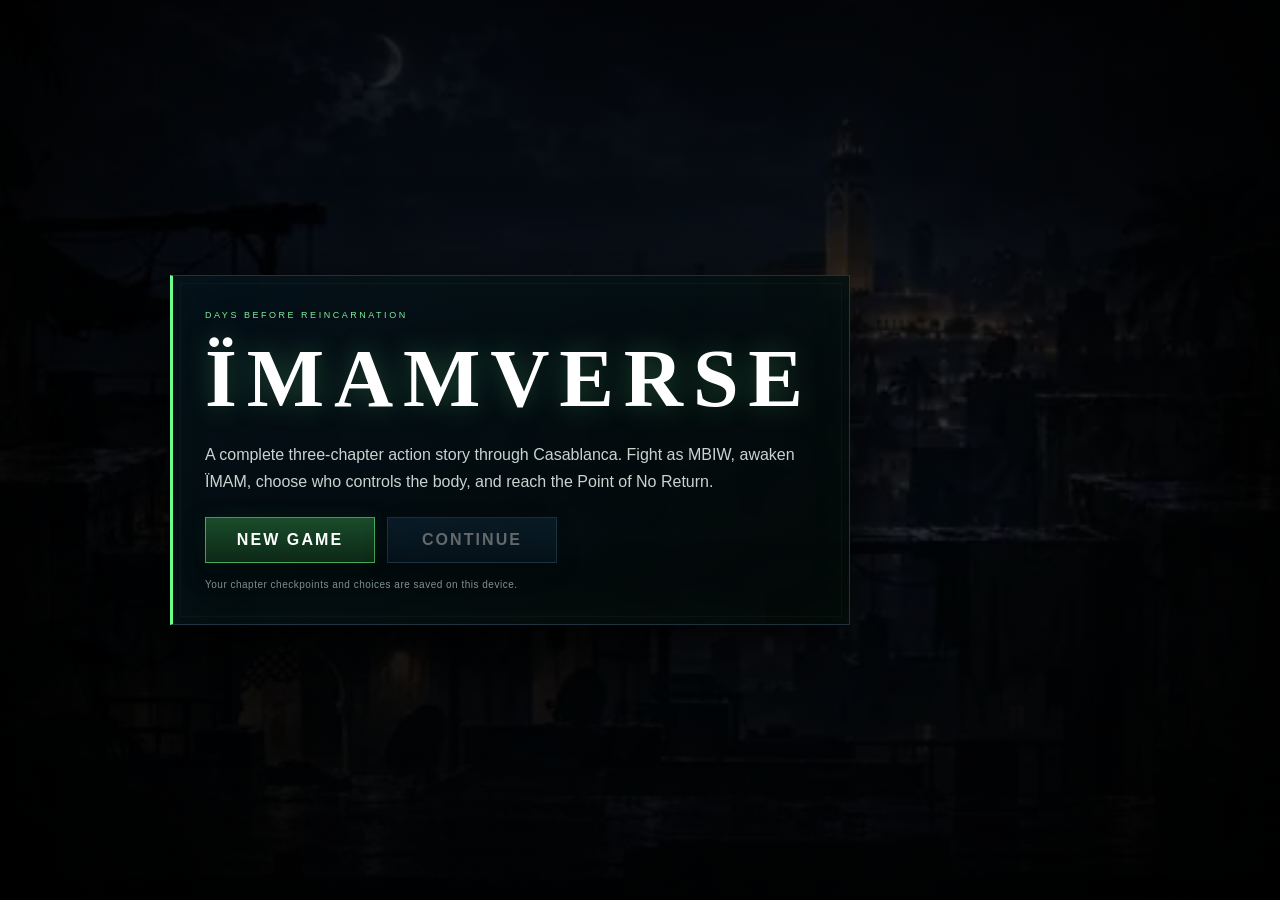
<file: game/index.html>
<!doctype html>
<html lang="en">
<head>
<meta charset="utf-8">
<meta name="viewport" content="width=device-width,initial-scale=1,viewport-fit=cover">
<title>ÏMAMVERSE — Days Before Reincarnation</title>
<style>
*{box-sizing:border-box}html,body{margin:0;height:100%;overflow:hidden;background:#020609;color:#fff;font-family:Arial,sans-serif}
body:after{content:"";position:fixed;inset:0;pointer-events:none;z-index:50;background:repeating-linear-gradient(0deg,transparent 0 3px,#ffffff05 4px);mix-blend-mode:soft-light;opacity:.38}
button{font:inherit}canvas{width:100%;height:100%;display:block}
.ui{position:fixed;inset:0;pointer-events:none;opacity:1;transition:opacity .28s ease}body.cinematicMode .ui{opacity:0}
.top{display:flex;justify-content:space-between;gap:18px;padding:16px 18px;filter:drop-shadow(0 8px 18px #000)}
.brandWrap{padding:10px 13px 9px;border-left:3px solid #64ff87;background:linear-gradient(90deg,#06110ee8,#06110e77,transparent);min-width:240px}
.brand{font:700 22px Georgia,serif;letter-spacing:.22em;text-shadow:0 0 20px #67ff8a44}.chapter{font-size:9px;letter-spacing:.2em;color:#9fb3aa;margin-top:5px}
.pathBadge{display:inline-block;margin-top:7px;padding:4px 7px;border:1px solid #67ff8a44;background:#07140dd8;font-size:8px;letter-spacing:.18em;color:#8dffa7;opacity:0;transition:.2s}.pathBadge.on{opacity:1}
.bars{width:min(400px,54vw);padding:10px 12px;background:linear-gradient(135deg,#06110ee8,#030807b8);border:1px solid #ffffff14;box-shadow:0 12px 35px #0008, inset 0 0 25px #67ff8a08}
.label{font-size:8px;letter-spacing:.2em;color:#87998f}.b{height:9px;border:1px solid #fff2;margin:4px 0 8px;background:#000b;overflow:hidden;box-shadow:inset 0 0 10px #000}
.f{height:100%;background:linear-gradient(90deg,#dff4ff,#fff);transition:width .1s;box-shadow:0 0 14px #dff4ff55}.r{background:linear-gradient(90deg,#24763a,#6cff8b,#d8ffe1);width:0;box-shadow:0 0 16px #6cff8b99}
.obj{position:absolute;left:18px;bottom:18px;max-width:min(560px,72vw);background:linear-gradient(100deg,#04100de8,#061714c7);border:1px solid #72ef8f44;border-left:3px solid #64ff87;padding:19px 16px 12px;font-size:13px;line-height:1.45;box-shadow:0 12px 35px #000a}
.obj:before{content:"OBJECTIVE";position:absolute;top:5px;left:16px;font-size:7px;letter-spacing:.24em;color:#66f48a}
.hint{position:absolute;right:18px;bottom:18px;font-size:9px;letter-spacing:.08em;color:#93a59e;background:#030706b8;padding:9px 11px;border:1px solid #ffffff12}
.overlay{position:fixed;inset:0;display:none;place-items:center;background:#020609ed;z-index:18;padding:18px;overflow:hidden}.overlay.on{display:grid}
.overlay:before{content:"";position:absolute;inset:0;background:linear-gradient(90deg,#000d 0%,transparent 35%,transparent 65%,#000d 100%),linear-gradient(0deg,#000c,transparent 45%,#000b);pointer-events:none}
.start{display:grid;z-index:20;background:linear-gradient(#0206098c,#020609de),url('assets/casablanca.webp') center/cover no-repeat}
.start:after{content:"";position:absolute;right:-3vw;bottom:-8vh;width:min(48vw,620px);height:86vh;background:url('assets/imam.webp') center bottom/contain no-repeat;filter:drop-shadow(0 0 28px #4cff742e);opacity:.8;pointer-events:none}
.box{position:relative;z-index:2;width:min(680px,92vw);text-align:center;padding:34px 32px;border:1px solid #9ed8ff30;background:linear-gradient(145deg,#041019f0,#020806ed);box-shadow:0 22px 80px #000, inset 0 0 60px #6cff8708;backdrop-filter:blur(8px)}
.start .box{margin-right:min(25vw,260px);text-align:left;border-left:3px solid #6cff8b}.start .btns{justify-content:flex-start}
.box:after{content:"";position:absolute;inset:7px;border:1px solid #ffffff07;pointer-events:none}
.box h1{font:700 clamp(42px,8vw,82px) Georgia,serif;margin:0 0 10px;letter-spacing:.12em;text-shadow:0 0 28px #7cff9740}.box h2{font:700 clamp(27px,5vw,44px) Georgia,serif;margin:0 0 9px;letter-spacing:.1em}
.box p{line-height:1.65;color:#c7d4d0;max-width:590px}.eyebrow{font-size:9px;letter-spacing:.28em;color:#7ded99;margin-bottom:12px}
.btns{display:flex;gap:12px;justify-content:center;flex-wrap:wrap;margin-top:22px}
.btn{pointer-events:auto;position:relative;border:1px solid #8dd5ff66;background:linear-gradient(180deg,#13344d,#0a1d2b);color:#fff;padding:13px 21px;font-weight:800;letter-spacing:.13em;cursor:pointer;min-width:170px;box-shadow:0 8px 24px #0007;transition:transform .15s,box-shadow .15s,border-color .15s}
.btn:hover{transform:translateY(-2px);box-shadow:0 12px 30px #0009,0 0 20px #76e8ff16;border-color:#aeeaff}.btn.green{border-color:#70ff9188;background:linear-gradient(180deg,#194c2a,#0d2817);box-shadow:0 8px 24px #0007,0 0 20px #54ff7a12}.btn.green:hover{box-shadow:0 12px 30px #0009,0 0 26px #54ff7a2d}
.btn.ghost{background:#0b1419;border-color:#ffffff28}.btn:disabled{opacity:.38;cursor:default;transform:none}
.note{font-size:10px;letter-spacing:.05em;color:#83968f;margin-top:16px}
.trans{z-index:17;background:linear-gradient(#0008,#000d),url('assets/transform.webp') center/cover no-repeat}.trans .box{background:#020704b8;border-color:#61ff8470}
.choice{z-index:19;background:linear-gradient(90deg,#020609e8,#07150de8),url('assets/imam.webp') 82% 55%/auto 80% no-repeat}.choice .box{border-color:#63ef8655;box-shadow:0 0 65px #3bff6a14}
.status{z-index:19;background:radial-gradient(circle at 50% 42%,#10251a,#020609 68%)}
.interlude{z-index:18;background:linear-gradient(#06150ea8,#020609f2),url('assets/casablanca.webp') center/cover no-repeat}
.mob{position:absolute;left:0;right:0;bottom:12px;display:none;justify-content:space-between;padding:0 12px}.grp{display:flex;gap:8px;pointer-events:auto}
.k{width:60px;height:60px;border-radius:14px;border:1px solid #ffffff26;background:linear-gradient(145deg,#071512e8,#020706e8);color:#fff;font-size:19px;box-shadow:0 10px 25px #0009,inset 0 0 18px #ffffff05}.k:active{transform:scale(.96);background:#102219}.atk{width:72px;height:72px;border-color:#69ff8c55;box-shadow:0 0 20px #51ff7614}.pow{border-color:#6cff8c99;color:#8fffaa}
.flash{position:fixed;inset:0;background:#6bff8b;opacity:0;pointer-events:none;z-index:12}.flash.on{animation:flash .4s ease-out}@keyframes flash{0%{opacity:.28}100%{opacity:0}}
.sceneTag{margin-top:5px;font-size:7px;letter-spacing:.2em;color:#6f8179}
.titlecard{z-index:24;background:#010304f7}.titlecard .box{border:none;background:transparent;box-shadow:none;max-width:900px}.titlecard h1{font-size:clamp(50px,10vw,110px);line-height:.9}.titlecard h2{color:#78ff98;font-size:clamp(17px,3vw,26px);letter-spacing:.28em}.titleRule{width:min(420px,75vw);height:1px;background:linear-gradient(90deg,transparent,#6cff8b,transparent);margin:20px auto}
.dialogue{z-index:23;background:linear-gradient(90deg,#010304f2 0 34%,#020609c9 68%,#020609ed)}.dialogue .box{display:grid;grid-template-columns:180px 1fr;gap:24px;text-align:left;align-items:end;width:min(820px,94vw);border-left:3px solid #6cff8b}.portrait{height:240px;display:flex;align-items:flex-end;justify-content:center;overflow:hidden;filter:drop-shadow(0 0 20px #000)}
.portraitFigure{position:relative;width:165px;height:232px}
.portraitFigure .cape{position:absolute;left:16px;bottom:8px;width:132px;height:162px;border-radius:52px 52px 18px 18px;clip-path:polygon(8% 6%,92% 4%,100% 44%,89% 74%,96% 100%,75% 91%,61% 100%,50% 90%,37% 100%,23% 90%,7% 100%,14% 72%,0% 44%);box-shadow:0 0 28px #0008;z-index:0}
.portraitFigure.mbiw .cape{background:linear-gradient(180deg,#f8fbfb,#cad8dd 60%,#ebf0f2);opacity:.95}
.portraitFigure.imam .cape{background:linear-gradient(180deg,#060907,#101611 55%,#020302);box-shadow:0 0 24px #59ff7822,0 0 35px #0009}
.portraitFigure .torso{position:absolute;left:30px;bottom:0;width:104px;height:132px;border-radius:46px 46px 14px 14px;transform:skew(-2deg);z-index:1;box-shadow:0 0 28px #0008}
.portraitFigure.mbiw .torso{background:linear-gradient(120deg,#f6f8f8,#b8c6cb 55%,#eef3f5);border:1px solid #fff9}
.portraitFigure.imam .torso{background:linear-gradient(120deg,#070909,#161d18 58%,#020302);border:1px solid #65ff843c;box-shadow:0 0 20px #58ff781c,0 0 28px #0008}
.portraitFigure .accent{position:absolute;background:#67ff87;box-shadow:0 0 8px #67ff87,0 0 15px #67ff8755;z-index:2;opacity:0}
.portraitFigure.imam .accent{opacity:1}
.portraitFigure .accent.a1{left:78px;bottom:73px;width:6px;height:38px;border-radius:4px}
.portraitFigure .accent.a2{left:58px;bottom:86px;width:20px;height:4px;border-radius:4px;transform:rotate(-25deg)}
.portraitFigure .accent.a3{left:86px;bottom:86px;width:20px;height:4px;border-radius:4px;transform:rotate(25deg)}
.portraitFigure .neck{position:absolute;left:66px;bottom:116px;width:31px;height:34px;background:#9c6b4b;border-radius:8px;z-index:3}
.portraitFigure .head{position:absolute;left:48px;bottom:138px;width:68px;height:75px;background:linear-gradient(135deg,#bb7e58,#7d4e35);border-radius:46% 46% 50% 50%;box-shadow:inset -10px -8px 18px #0003;z-index:4}
.portraitFigure .hair{position:absolute;left:40px;bottom:191px;width:84px;height:50px;background:#101315;border-radius:54% 48% 38% 42%;transform:rotate(-4deg);box-shadow:-8px 6px 0 -2px #101315,8px 5px 0 -4px #101315;z-index:5}
.portraitFigure .beard{position:absolute;left:54px;bottom:138px;width:56px;height:32px;border-bottom:12px solid #16181a;border-radius:0 0 48% 48%;z-index:5}
.portraitFigure .eye{position:absolute;bottom:170px;width:10px;height:4px;border-radius:50%;z-index:6}
.portraitFigure .eye.l{left:61px}.portraitFigure .eye.r{left:89px}
.portraitFigure.mbiw .eye{background:#d9f3ff;box-shadow:0 0 8px #c9eeff}
.portraitFigure.imam .eye{background:#65ff84;box-shadow:0 0 12px #55ff78,0 0 24px #55ff7866}
.portraitFigure.imam:after{content:"";position:absolute;inset:8px 10px 0;border-radius:50%;box-shadow:0 0 36px #5cff7924;pointer-events:none}.speechName{font-size:10px;letter-spacing:.24em;color:#72ff93;margin-bottom:10px}.speechText{font:22px/1.45 Georgia,serif;color:#eef4f1}.dialogue .btns{justify-content:flex-start}
.bossintro{z-index:25;background:#010203f3}.bossintro .box{border-color:#ff526655;background:linear-gradient(145deg,#150709f1,#030506f3);box-shadow:0 0 80px #ff3e5516}.bossintro h1{color:#fff;text-shadow:0 0 22px #ff4558}.bossMark{font-size:9px;letter-spacing:.42em;color:#ff6172;margin-bottom:12px}
.credits{z-index:26;background:linear-gradient(#010304c9,#010304f5),url('assets/casablanca.webp') center/cover no-repeat}.credits .box{width:min(760px,92vw)}.creditsLogo{height:220px;background:url('assets/imam.webp') center bottom/contain no-repeat;filter:drop-shadow(0 0 28px #5cff7938);margin:-25px auto 5px}.creditsText{font-size:11px;letter-spacing:.15em;line-height:2;color:#9eafa8}
@media(max-width:820px),(pointer:coarse){
  .mob{display:flex}.hint{display:none}.obj{bottom:92px;max-width:78vw;left:10px}.bars{width:50vw;padding:8px}.top{padding:9px}.brandWrap{min-width:0;padding:8px 10px}.brand{font-size:17px}.chapter{font-size:7px}
  .start:after{right:-24vw;width:85vw;opacity:.38}.start .box{margin-right:0;text-align:center;background:#020806e8}.start .btns{justify-content:center}.box{padding:27px 20px}
}
</style>
</head>
<body class="cinematicMode">
<canvas id="c"></canvas>
<div class="flash" id="flash"></div>

<div class="ui">
  <div class="top">
    <div class="brandWrap"><div class="brand" id="name">MBIW</div><div class="chapter" id="chapterLabel">CHAPTER I · THE FALL OF MBIW</div><div class="sceneTag" id="sceneTag">ROOFTOPS · CASABLANCA</div><div class="pathBadge" id="pathBadge"></div></div>
    <div class="bars">
      <div class="label">LIFE</div><div class="b"><div class="f" id="hp"></div></div>
      <div class="label">POWER</div><div class="b"><div class="f r" id="power"></div></div>
    </div>
  </div>
  <div class="obj" id="obj">Survive the rooftop ambush.</div>
  <div class="hint">A/D move · Space jump · J attack · Q power · Shift dash</div>
  <div class="mob">
    <div class="grp"><button class="k" data-k="l">◀</button><button class="k" data-k="r">▶</button></div>
    <div class="grp"><button class="k pow" data-k="s">●</button><button class="k" data-k="d">↠</button><button class="k" data-k="j">↑</button><button class="k atk" data-k="a">✦</button></div>
  </div>
</div>

<div class="overlay start" id="start">
  <div class="box">
    <div class="eyebrow">DAYS BEFORE REINCARNATION</div>
    <h1>ÏMAMVERSE</h1>
    <p>A complete three-chapter action story through Casablanca. Fight as MBIW, awaken ÏMAM, choose who controls the body, and reach the Point of No Return.</p>
    <div class="btns"><button class="btn green" id="newGame">NEW GAME</button><button class="btn" id="continueGame">CONTINUE</button></div>
    <div class="note">Your chapter checkpoints and choices are saved on this device.</div>
  </div>
</div>

<div class="overlay trans" id="trans"><div class="box"><div class="eyebrow">THE FALL OF MBIW</div><h1>ÏMAM</h1><p>REINCARNATION HAS BEGUN.</p></div></div>

<div class="overlay choice" id="choice">
  <div class="box">
    <div class="eyebrow" id="choiceEye">CHAPTER I</div>
    <h2 id="choiceTitle">WHO ARE YOU?</h2>
    <p id="choiceText"></p>
    <div class="btns"><button class="btn" id="choiceLeft"></button><button class="btn green" id="choiceRight"></button></div>
    <div class="note" id="choiceNote">Your decision changes the next chapter.</div>
  </div>
</div>

<div class="overlay interlude" id="interlude">
  <div class="box"><div class="eyebrow" id="interEye"></div><h2 id="interTitle"></h2><p id="interText"></p><div class="btns"><button class="btn green" id="interButton">CONTINUE</button></div></div>
</div>

<div class="overlay status" id="status">
  <div class="box"><div class="eyebrow" id="statusEye"></div><h2 id="statusTitle"></h2><p id="statusText"></p><div class="btns"><button class="btn green" id="statusMain">RETRY</button><button class="btn ghost" id="statusMenu">MAIN MENU</button></div></div>
</div>

<div class="overlay titlecard" id="titlecard">
  <div class="box"><div class="eyebrow" id="titleEye"></div><h1 id="titleMain"></h1><div class="titleRule"></div><h2 id="titleSub"></h2><div class="btns"><button class="btn green" id="titleButton">ENTER</button></div></div>
</div>

<div class="overlay dialogue" id="dialogue">
  <div class="box"><div class="portrait" id="portrait"></div><div><div class="speechName" id="speechName"></div><div class="speechText" id="speechText"></div><div class="btns"><button class="btn green" id="speechNext">CONTINUE</button></div></div></div>
</div>

<div class="overlay bossintro" id="bossintro">
  <div class="box"><div class="bossMark">THREAT DETECTED</div><h1 id="bossName"></h1><p id="bossText"></p><div class="btns"><button class="btn green" id="bossButton">FIGHT</button></div></div>
</div>

<div class="overlay credits" id="credits">
  <div class="box"><div class="eyebrow">DAYS BEFORE REINCARNATION</div><div class="creditsLogo"></div><h2 id="creditsTitle">ÏMAMVERSE</h2><p id="creditsEnding"></p><div class="creditsText">STORY · MUSIC · WORLD — ÏMAM<br>CASABLANCA · CHAPTERS I—III<br>THE STORY CONTINUES</div><div class="btns"><button class="btn green" id="creditsAgain">PLAY AGAIN</button><button class="btn ghost" id="creditsMenu">MAIN MENU</button></div></div>
</div>

<script>
(()=>{
const C=document.getElementById('c'),g=C.getContext('2d');
const HP=document.getElementById('hp'),POWER=document.getElementById('power'),NAME=document.getElementById('name'),OBJ=document.getElementById('obj'),CHLABEL=document.getElementById('chapterLabel');
const START=document.getElementById('start'),TRANS=document.getElementById('trans'),CHOICE=document.getElementById('choice'),INTER=document.getElementById('interlude'),STATUS=document.getElementById('status'),FLASH=document.getElementById('flash');
const TITLECARD=document.getElementById('titlecard'),DIALOGUE=document.getElementById('dialogue'),BOSSINTRO=document.getElementById('bossintro'),CREDITS=document.getElementById('credits'),SCENETAG=document.getElementById('sceneTag');
const TITLEEYE=document.getElementById('titleEye'),TITLEMAIN=document.getElementById('titleMain'),TITLESUB=document.getElementById('titleSub'),TITLEBUTTON=document.getElementById('titleButton');
const PORTRAIT=document.getElementById('portrait'),SPEECHNAME=document.getElementById('speechName'),SPEECHTEXT=document.getElementById('speechText'),SPEECHNEXT=document.getElementById('speechNext');
const BOSSNAME=document.getElementById('bossName'),BOSSTEXT=document.getElementById('bossText'),BOSSBUTTON=document.getElementById('bossButton');
const SAVE_KEY='IMAMVERSE_FULL_SAVE_V1';
let W=0,H=0,D=1,last=0,run=0,chapter=1,phase=0,path='',shake=0,time=0,ending='',statusMode='retry',hitStop=0,sceneMode='rooftop';
let keys={l:0,r:0,j:0};
let p={x:90,y:0,w:42,h:90,vx:0,vy:0,on:1,hp:100,pow:0,imam:0,atk:0,inv:0,dash:0,face:1,special:0};
let enemies=[],particles=[],shots=[],enemyShots=[];
const cityImg=new Image();cityImg.src='assets/casablanca.webp';
const art={
  mbiw:Object.assign(new Image(),{src:'assets/mbiw.webp'}),
  imam:Object.assign(new Image(),{src:'assets/imam.webp'}),
  enemy:Object.assign(new Image(),{src:'assets/enemy.webp'}),
  boss:Object.assign(new Image(),{src:'assets/boss.webp'})
};
const PATHBADGE=document.getElementById('pathBadge');

const tracks={
  demise:new Audio('../assets/audio/3%20-%20DEMISE%20OF%20MBIW.mp3'),
  taliban:new Audio('../assets/audio/5%20-%20Taliban.mp3'),
  iconic:new Audio('../assets/audio/6%20-%20Iconic.mp3'),
  finale:new Audio('../assets/audio/7erek%20ras%20x%20haqqi.mp3')
};
Object.values(tracks).forEach(a=>{a.loop=true;a.volume=.11});
let currentTrack=null,audioCtx=null;
function cinematic(on){document.body.classList.toggle('cinematicMode',!!on)}
function sfx(type){
  try{
    audioCtx=audioCtx||new (window.AudioContext||window.webkitAudioContext)();
    const now=audioCtx.currentTime,o=audioCtx.createOscillator(),gain=audioCtx.createGain();
    o.connect(gain);gain.connect(audioCtx.destination);
    const cfg=type==='hit'?[90,48,.08,.08]:type==='dash'?[180,70,.12,.045]:type==='power'?[420,95,.22,.07]:[240,120,.07,.035];
    o.type=type==='power'?'sawtooth':'triangle';o.frequency.setValueAtTime(cfg[0],now);o.frequency.exponentialRampToValueAtTime(cfg[1],now+cfg[2]);
    gain.gain.setValueAtTime(cfg[3],now);gain.gain.exponentialRampToValueAtTime(.0001,now+cfg[2]);o.start(now);o.stop(now+cfg[2]);
  }catch(e){}
}

function music(name){
  if(currentTrack===tracks[name])return;
  Object.values(tracks).forEach(a=>a.pause());
  currentTrack=tracks[name]||null;
  if(currentTrack){currentTrack.currentTime=0;currentTrack.play().catch(()=>{})}
}
function stopMusic(){Object.values(tracks).forEach(a=>a.pause());currentTrack=null}
function rs(){D=Math.min(2,devicePixelRatio||1);W=innerWidth;H=innerHeight;C.width=W*D;C.height=H*D;g.setTransform(D,0,0,D,0,0)}
onresize=rs;rs();
const ground=()=>H*.81;

function save(data){localStorage.setItem(SAVE_KEY,JSON.stringify(data))}
function loadSave(){try{return JSON.parse(localStorage.getItem(SAVE_KEY)||'null')}catch(e){return null}}
function updateContinue(){const s=loadSave();continueGame.disabled=!s||s.complete;continueGame.textContent=s&&s.chapter?'CONTINUE CHAPTER '+roman(s.chapter):'CONTINUE'}
function roman(n){return n===1?'I':n===2?'II':'III'}
function setScene(mode,label){sceneMode=mode;SCENETAG.textContent=label}
function showTitle(eye,main,sub,cb){
  run=0;cinematic(true);TITLEEYE.textContent=eye;TITLEMAIN.textContent=main;TITLESUB.textContent=sub;TITLECARD.classList.add('on');
  TITLEBUTTON.onclick=()=>{TITLECARD.classList.remove('on');cb&&cb()}
}
function showDialogue(name,text,who,cb){
  run=0;cinematic(true);SPEECHNAME.textContent=name;SPEECHTEXT.textContent=text;
  PORTRAIT.innerHTML='<div class="portraitFigure '+who+'"><div class="cape"></div><div class="torso"></div><div class="accent a1"></div><div class="accent a2"></div><div class="accent a3"></div><div class="neck"></div><div class="head"></div><div class="hair"></div><div class="beard"></div><div class="eye l"></div><div class="eye r"></div></div>';
  SPEECHNEXT.disabled=true;DIALOGUE.classList.add('on');
  setTimeout(()=>{SPEECHNEXT.disabled=false},700);
  SPEECHNEXT.onclick=()=>{if(SPEECHNEXT.disabled)return;DIALOGUE.classList.remove('on');cinematic(false);cb&&cb()}
}
function showBoss(name,text,cb){
  run=0;cinematic(true);BOSSNAME.textContent=name;BOSSTEXT.textContent=text;BOSSINTRO.classList.add('on');sfx('power');
  BOSSBUTTON.onclick=()=>{BOSSINTRO.classList.remove('on');cinematic(false);cb&&cb()}
}
function showCredits(){
  cinematic(true);STATUS.classList.remove('on');creditsEnding.textContent='ENDING · '+ending;CREDITS.classList.add('on')
}

function enemy(x,type=0){
  const cfg=[
    {w:40,h:70,hp:4,speed:82,dmg:12,fire:0,name:'Raider'},
    {w:76,h:145,hp:18,speed:58,dmg:18,fire:0,name:'Corrupted Warden'},
    {w:54,h:94,hp:10,speed:96,dmg:14,fire:1,name:'Sentinel'},
    {w:86,h:150,hp:30,speed:68,dmg:19,fire:1,name:'Commander'},
    {w:96,h:162,hp:46,speed:72,dmg:22,fire:1,name:'Reclaimer'}
  ][type];
  return {x,y:ground()-cfg.h,w:cfg.w,h:cfg.h,hp:cfg.hp,max:cfg.hp,type,speed:cfg.speed,dmg:cfg.dmg,fire:cfg.fire,shot:1+Math.random()*1.2,hit:0,name:cfg.name};
}
function spawn(list){enemies=list.map(v=>enemy(W*v[0],v[1]||0))}
function clearCombat(){enemies=[];shots=[];enemyShots=[];particles=[]}

function playerBase(imam){
  Object.assign(p,{x:Math.max(70,W*.09),y:ground()-90,w:42,h:90,vx:0,vy:0,on:1,hp:100,pow:imam?60:0,imam:imam?1:0,atk:0,inv:0,dash:0,face:1,special:0});
  NAME.textContent=imam?'ÏMAM':'MBIW';
}
function setChapter(n){
  chapter=n;
  CHLABEL.textContent=n===1?'CHAPTER I · THE FALL OF MBIW':n===2?'CHAPTER II · BIRTH OF ÏMAM':'CHAPTER III · POINT OF NO RETURN';
}
function startChapter1(){
  hideAll();setChapter(1);phase=0;path='';ending='';clearCombat();playerBase(0);spawn([[.55,0],[.72,0],[.86,0]]);
  setScene('rooftop','ROOFTOPS · CASABLANCA');PATHBADGE.classList.remove('on');PATHBADGE.textContent='';
  OBJ.textContent='Survive the rooftop ambush.';music('demise');syncHUD();
  showTitle('DAYS BEFORE REINCARNATION','CHAPTER I','THE FALL OF MBIW',()=>showDialogue('MBIW','The city feels different tonight. Like something is waiting for me to break.','mbiw',()=>{cinematic(false);run=1}))
}
function startChapter2(chosen){
  hideAll();setChapter(2);phase=10;path=chosen||path||'resist';clearCombat();playerBase(1);p.pow=path==='embrace'?85:60;
  setScene('containment','CONTAINMENT ZONE · CASABLANCA');PATHBADGE.textContent=path==='embrace'?'PATH · EMBRACE':'PATH · RESIST';PATHBADGE.classList.add('on');
  spawn(path==='embrace'?[[.38,2],[.54,0],[.7,2],[.86,0]]:[[.4,0],[.56,2],[.72,0],[.86,2]]);
  OBJ.textContent=path==='embrace'?'Break the government containment line.':'Keep control while escaping the containment line.';
  music('iconic');save({chapter:2,path,complete:false});syncHUD();
  showTitle('REINCARNATION','CHAPTER II','BIRTH OF ÏMAM',()=>showDialogue('ÏMAM',path==='embrace'?'They wanted control. Now they get to see what control looks like.':'Stay quiet, MBIW. I will get us through this.','imam',()=>{run=1}))
}
function startChapter3(){
  hideAll();setChapter(3);phase=20;clearCombat();playerBase(1);p.pow=100;
  setScene('final','FINAL BLOCKADE · CASABLANCA');PATHBADGE.textContent=path==='embrace'?'PATH · EMBRACE':'PATH · RESIST';PATHBADGE.classList.add('on');
  spawn([[.3,2],[.44,0],[.58,2],[.72,0],[.86,2]]);
  OBJ.textContent='Cross the final blockade.';music('finale');save({chapter:3,path:path||'resist',complete:false});syncHUD();
  showTitle('NO RETURN','CHAPTER III','POINT OF NO RETURN',()=>showDialogue('ÏMAM','After tonight, they will never say the old name the same way again.','imam',()=>{run=1}))
}
function continueSaved(){
  const s=loadSave();if(!s){startChapter1();return}path=s.path||'resist';s.chapter===3?startChapter3():s.chapter===2?startChapter2(path):startChapter1();
}
function hideAll(){START.classList.remove('on');START.style.display='none';TRANS.classList.remove('on');CHOICE.classList.remove('on');INTER.classList.remove('on');STATUS.classList.remove('on');TITLECARD.classList.remove('on');DIALOGUE.classList.remove('on');BOSSINTRO.classList.remove('on');CREDITS.classList.remove('on')}
function menu(){run=0;stopMusic();cinematic(true);hideAll();START.style.display='grid';START.classList.add('on');updateContinue()}

function spark(x,y,green,count=8){for(let i=0;i<count;i++)particles.push({x,y,vx:(Math.random()-.5)*280,vy:(Math.random()-.8)*230,l:.65,green})}
function hit(a,b){return a.x<b.x+b.w&&a.x+a.w>b.x&&a.y<b.y+b.h&&a.y+a.h>b.y}
function attack(){if(run&&p.atk<=0){p.atk=p.imam?.3:.23;shake=p.imam?7:4;sfx('swing')}}
function dash(){if(run&&p.dash<=0){p.dash=.5;p.vx=p.face*(p.imam?760:640);p.inv=Math.max(p.inv,.14);sfx('dash')}}
function special(){
  if(!run||!p.imam||p.special>0)return;
  const cost=path==='embrace'?20:25;
  if(p.pow<cost)return;
  p.pow-=cost;p.special=.38;shake=7;sfx('power');FLASH.classList.remove('on');void FLASH.offsetWidth;FLASH.classList.add('on');
  shots.push({x:p.x+p.w/2+p.face*20,y:p.y+34,vx:p.face*760,w:30,h:10,dmg:path==='embrace'?6:5,l:1.2});
}
function syncHUD(){HP.style.width=Math.max(0,p.hp)+'%';POWER.style.width=Math.max(0,p.pow)+'%'}

function transform(){
  run=0;TRANS.classList.add('on');tracks.demise.pause();
  setTimeout(()=>{p.imam=1;p.hp=100;p.pow=70;NAME.textContent='ÏMAM';music('taliban')},600);
  setTimeout(()=>{TRANS.classList.remove('on');phase=1;OBJ.textContent='Defeat the Corrupted Warden.';showBoss('CORRUPTED WARDEN','The first thing standing between ÏMAM and the city.',()=>{spawn([[.76,1]]);cinematic(false);run=1})},1750);
}
function governmentWave(){
  phase=2;p.hp=Math.max(p.hp,70);OBJ.textContent='Government forces have arrived. Hold the rooftop.';shake=12;
  showDialogue('ÏMAM','They blame MBIW for not saving everyone. Fine. Let them blame me instead.','imam',()=>{spawn([[.32,0],[.48,2],[.64,0],[.82,2]]);cinematic(false);run=1})
}
function firstChoice(){
  run=0;cinematic(true);tracks.taliban.pause();
  choiceEye.textContent='CHAPTER I COMPLETE';choiceTitle.textContent='WHO ARE YOU?';
  choiceText.textContent='Casablanca is watching. MBIW is still inside you — but ÏMAM now controls the body.';
  choiceLeft.textContent='RESIST ÏMAM';choiceRight.textContent='EMBRACE ÏMAM';choiceNote.textContent='This choice changes combat and the ending.';
  choiceLeft.onclick=()=>choosePath('resist');choiceRight.onclick=()=>choosePath('embrace');CHOICE.classList.add('on');
}
function choosePath(v){
  path=v;CHOICE.classList.remove('on');save({chapter:2,path,complete:false});
  showInterlude('CHAPTER II','BIRTH OF ÏMAM',v==='resist'?'MBIW refuses to disappear. Every use of ÏMAM’s power becomes a fight for control.':'ÏMAM stops asking for permission. The city sees a new force moving through Casablanca.','BEGIN CHAPTER II',()=>startChapter2(v));
}
function chapter2Boss(){phase=11;p.hp=Math.max(p.hp,55);p.pow=Math.max(p.pow,55);OBJ.textContent='Defeat the Commander.';showBoss('THE COMMANDER','Containment failed. Elimination protocol authorized.',()=>{spawn([[.74,3]]);cinematic(false);run=1})}
function chapter2End(){
  run=0;stopMusic();save({chapter:3,path,complete:false});
  showInterlude('CHAPTER II COMPLETE','NO WAY BACK',path==='resist'?'You kept MBIW alive inside the storm — but the city is closing in.':'You chose ÏMAM, and the city answered with everything it has.','BEGIN CHAPTER III',startChapter3);
}
function chapter3Wave2(){phase=21;p.hp=Math.max(p.hp,60);p.pow=100;spawn([[.34,2],[.5,2],[.68,2],[.84,2]]);OBJ.textContent='Destroy the elite guard.'}
function finalBoss(){phase=22;p.hp=Math.max(p.hp,70);p.pow=100;OBJ.textContent='Defeat the RECLAIMER.';shake=15;showBoss('THE RECLAIMER','Built for one purpose: erase ÏMAM before dawn.',()=>{spawn([[.74,4]]);cinematic(false);run=1})}
function finalChoice(){
  run=0;cinematic(true);stopMusic();
  choiceEye.textContent='THE POINT OF NO RETURN';choiceTitle.textContent='ONE BODY. TWO NAMES.';
  choiceText.textContent=path==='resist'?'MBIW is still there. ÏMAM has the power, but you decide whether the last voice inside survives.':'You embraced ÏMAM. One final decision remains: keep a boundary, or erase the old identity completely.';
  choiceLeft.textContent='KEEP THE BALANCE';choiceRight.textContent='CROSS THE LINE';choiceNote.textContent='This determines your ending.';
  choiceLeft.onclick=()=>finish('balance');choiceRight.onclick=()=>finish('line');CHOICE.classList.add('on');
}
function finish(v){
  CHOICE.classList.remove('on');
  if(path==='resist'&&v==='balance'){ending='DUALITY';showEnding('DUALITY','MBIW survives inside ÏMAM. The city knows the new name, but the old soul is not gone. Power and conscience now share one body.')}
  else if(path==='resist'){ending='REINCARNATION';showEnding('REINCARNATION','MBIW finally stops resisting. ÏMAM walks away alone — stronger, colder, and impossible to ignore.')}
  else if(v==='balance'){ending='THE CROWN WITHOUT A KING';showEnding('THE CROWN WITHOUT A KING','ÏMAM keeps the power but refuses to become a prisoner of it. Casablanca survives the night, unsure whether it witnessed a savior or a warning.')}
  else{ending='POINT OF NO RETURN';showEnding('POINT OF NO RETURN','The old name fades. ÏMAM accepts what he has become and leaves the rooftop with no intention of going back.')}
}
function showEnding(title,text){
  save({chapter:3,path,complete:true,ending});statusMode='again';statusEye.textContent='ÏMAMVERSE COMPLETE';statusTitle.textContent=title;statusText.textContent=text+' — END OF DAYS BEFORE REINCARNATION.';
  statusMain.textContent='VIEW CREDITS';statusMain.onclick=showCredits;statusMenu.style.display='inline-block';STATUS.classList.add('on');
}
function showInterlude(eye,title,text,button,cb){
  run=0;cinematic(true);interEye.textContent=eye;interTitle.textContent=title;interText.textContent=text;interButton.textContent=button;interButton.onclick=()=>{INTER.classList.remove('on');cb&&cb()};INTER.classList.add('on');
}
function die(){
  run=0;stopMusic();statusMode='retry';statusEye.textContent='CHECKPOINT';statusTitle.textContent='YOU FELL';statusText.textContent='The story is not over. Restart from the beginning of this chapter.';
  statusMain.textContent='RETRY CHAPTER '+roman(chapter);statusMain.onclick=retry;statusMenu.style.display='inline-block';STATUS.classList.add('on');
}
function retry(){STATUS.classList.remove('on');statusMode==='again'?startChapter1():chapter===1?startChapter1():chapter===2?startChapter2(path):startChapter3()}

function update(dt){
  if(!run)return;if(hitStop>0){hitStop-=dt;shake*=.9;return}time+=dt;p.inv=Math.max(0,p.inv-dt);p.atk=Math.max(0,p.atk-dt);p.dash=Math.max(0,p.dash-dt);p.special=Math.max(0,p.special-dt);
  if(p.imam)p.pow=Math.min(100,p.pow+3.5*dt);
  const m=(keys.r?1:0)-(keys.l?1:0);if(m)p.face=m;if(p.dash<.34)p.vx=m*(p.imam?370:320);
  if(keys.j&&p.on){p.vy=-(p.imam?710:650);p.on=0;keys.j=0}
  p.vy+=1750*dt;p.x=Math.max(16,Math.min(W-p.w-16,p.x+p.vx*dt));p.y+=p.vy*dt;
  if(p.y+p.h>=ground()){p.y=ground()-p.h;p.vy=0;p.on=1}
  const ab={x:p.face>0?p.x+p.w-2:p.x-(p.imam?94:72),y:p.y+8,w:p.imam?98:76,h:78};

  for(const e of enemies){
    e.hit=Math.max(0,e.hit-dt);e.shot-=dt;
    const dx=p.x-e.x,dist=Math.abs(dx);if(dist>62)e.x+=Math.sign(dx)*e.speed*dt;
    if(e.fire&&e.shot<=0&&dist<520){e.shot=e.type>=4?1.0:e.type>=3?1.25:1.65;enemyShots.push({x:e.x+e.w/2,y:e.y+35,vx:Math.sign(dx)*-1*0,w:10,h:6,l:2.2});const q=enemyShots[enemyShots.length-1];q.vx=Math.sign(p.x-e.x)*(e.type>=4?440:360);q.dmg=e.type>=4?14:10}
    if(p.atk>0&&hit(ab,e)&&e.hit<=0){
      const dmg=p.imam?(e.type>=3?2:3):1;e.hp-=dmg;e.hit=.2;hitStop=p.imam?.045:.028;shake=Math.max(shake,p.imam?8:5);sfx('hit');spark(e.x+e.w/2,e.y+30,p.imam,14);p.pow=Math.min(100,p.pow+(p.imam?4:12));
    }
    if(hit(p,e)&&p.inv<=0){p.hp-=e.dmg;p.inv=.58;spark(p.x,p.y+30,p.imam);shake=8;if(!p.imam)p.pow=Math.min(100,p.pow+13)}
  }

  for(const s of shots){s.x+=s.vx*dt;s.l-=dt;for(const e of enemies){if(e.hp>0&&hit(s,e)){e.hp-=s.dmg;s.l=0;e.hit=.18;hitStop=.04;shake=Math.max(shake,9);spark(e.x+e.w/2,e.y+30,1,18)}}}
  for(const q of enemyShots){q.x+=q.vx*dt;q.l-=dt;if(p.inv<=0&&hit(q,p)){p.hp-=q.dmg;p.inv=.5;q.l=0;shake=7;spark(p.x,p.y+30,p.imam)}}
  shots=shots.filter(s=>s.l>0&&s.x>-50&&s.x<W+50);enemyShots=enemyShots.filter(s=>s.l>0&&s.x>-50&&s.x<W+50);
  enemies=enemies.filter(e=>e.hp>0);

  if(!enemies.length){
    if(chapter===1&&phase===0){p.pow=100;transform()}
    else if(chapter===1&&phase===1)governmentWave();
    else if(chapter===1&&phase===2)firstChoice();
    else if(chapter===2&&phase===10)chapter2Boss();
    else if(chapter===2&&phase===11)chapter2End();
    else if(chapter===3&&phase===20)chapter3Wave2();
    else if(chapter===3&&phase===21)finalBoss();
    else if(chapter===3&&phase===22)finalChoice();
  }

  if(p.hp<=0){p.hp=0;syncHUD();die();return}
  for(const q of particles){q.x+=q.vx*dt;q.y+=q.vy*dt;q.vy+=480*dt;q.l-=dt}
  particles=particles.filter(q=>q.l>0);shake*=.84;syncHUD();
}

function rect(x,y,w,h,c){g.fillStyle=c;g.fillRect(x,y,w,h)}
function background(){
  const grad=g.createLinearGradient(0,0,0,H);
  grad.addColorStop(0,p.imam?'#06170c':'#071c2d');grad.addColorStop(.6,p.imam?'#03100a':'#061019');grad.addColorStop(1,'#010304');g.fillStyle=grad;g.fillRect(0,0,W,H);
  if(cityImg.complete&&cityImg.naturalWidth){
    g.save();g.globalAlpha=p.imam?.36:.3;g.filter=p.imam?'contrast(1.15) saturate(.85) hue-rotate(35deg)':'contrast(1.05) saturate(.75)';
    const ar=cityImg.naturalWidth/cityImg.naturalHeight,tar=W/H;let dw,dh,dx,dy;
    if(ar>tar){dh=H;dw=H*ar;dx=(W-dw)/2;dy=0}else{dw=W;dh=W/ar;dx=0;dy=(H-dh)/2}
    g.drawImage(cityImg,dx,dy,dw,dh);g.restore();
  }
  const fog=g.createLinearGradient(0,H*.35,0,H*.82);fog.addColorStop(0,'transparent');fog.addColorStop(1,p.imam?'#07150ed9':'#06101bdc');g.fillStyle=fog;g.fillRect(0,H*.25,W,H*.6);
  if(sceneMode==='containment'){
    g.save();g.fillStyle='#13090bd0';g.fillRect(0,H*.62,W,H*.19);g.strokeStyle='#ef435622';g.lineWidth=2;
    for(let x=30;x<W;x+=120){g.beginPath();g.moveTo(x,H*.52);g.lineTo(x,H*.81);g.stroke();g.beginPath();g.moveTo(x-35,H*.58);g.lineTo(x+35,H*.58);g.stroke()}
    for(let x=80;x<W;x+=240){g.shadowColor='#ff4358';g.shadowBlur=20;g.fillStyle='#ff4358aa';g.fillRect(x,H*.55,7,7)}g.restore();
  }else if(sceneMode==='final'){
    g.save();const storm=g.createRadialGradient(W*.5,H*.25,20,W*.5,H*.25,W*.7);storm.addColorStop(0,'#1d5b2b44');storm.addColorStop(1,'#0000');g.fillStyle=storm;g.fillRect(0,0,W,H*.8);
    g.fillStyle='#08100bd9';for(let x=-20;x<W+80;x+=150){g.fillRect(x,H*.47,58,H*.34);g.fillRect(x+18,H*.39,22,H*.08)}
    g.strokeStyle='#6cff8b25';for(let i=0;i<7;i++){let x=(i*191+Math.sin(time*.7+i)*80)%W;g.beginPath();g.moveTo(x,H*.05);g.lineTo(x-25,H*.17);g.lineTo(x+8,H*.27);g.stroke()}g.restore();
  }
  g.save();g.shadowColor=p.imam?'#74ff91':'#bce9ff';g.shadowBlur=38;g.fillStyle=p.imam?'#aeeeba':'#e2f3ff';g.globalAlpha=.58;g.beginPath();g.arc(W*.82,H*.16,Math.max(26,Math.min(W,H)*.045),0,7);g.fill();g.restore();
  for(let i=-1;i<W/85+2;i++){const x=i*85-(p.x*.035%85),hh=55+Math.abs((i*47)%120);rect(x,H*.7-hh,66,hh,'#061017aa')}
  const mx=W*.24,my=H*.7;rect(mx-15,my-175,30,175,'#061017cc');rect(mx-21,my-135,42,12,'#061017cc');g.fillStyle='#061017cc';g.beginPath();g.moveTo(mx,my-220);g.lineTo(mx-11,my-175);g.lineTo(mx+11,my-175);g.fill();
  rect(0,ground(),W,H-ground(),'#030708');rect(0,ground()-6,W,6,p.imam?'#204c2d':'#263d4a');
  g.fillStyle='#ffffff0b';for(let x=20;x<W;x+=96)g.fillRect(x,ground()+18,56,2);
  g.save();g.strokeStyle=p.imam?'#76ff9318':'#b5eaff12';g.lineWidth=1;
  for(let i=0;i<26;i++){const rx=(i*173+time*80)% (W+160)-80,ry=(i*97+time*220)%H;g.beginPath();g.moveTo(rx,ry);g.lineTo(rx-8,ry+22);g.stroke()}g.restore();
}
function hero(){
  const cx=p.x+p.w/2,feet=p.y+p.h,bob=p.on?Math.sin(time*7)*1.5:-5;

  if(!p.imam){
    const img=art.mbiw;
    if(img.complete&&img.naturalWidth){
      const dh=160,dw=dh*(img.naturalWidth/img.naturalHeight),dx=-dw/2,dy=-dh;
      if(p.dash>.34){for(let i=2;i>=1;i--){g.save();g.globalAlpha=.1*i;g.translate(cx-p.face*i*22,feet);g.scale(p.face,1);g.drawImage(img,dx,dy,dw,dh);g.restore()}}
      g.save();g.translate(cx,feet+bob);g.rotate(Math.max(-.07,Math.min(.07,p.vx/5000)));const squash=p.atk>0?1.07:1;g.scale(p.face*squash,p.atk>0?.94:1);
      if(p.inv>0&&Math.floor(time*18)%2===0)g.globalAlpha=.45;
      g.shadowColor='#b9eaff';g.shadowBlur=15;g.drawImage(img,dx,dy,dw,dh);g.restore();
    }else{
      g.save();g.translate(cx,feet);g.scale(p.face,1);g.shadowColor='#bfeaff';g.shadowBlur=18;g.fillStyle='#dfe9ec';
      g.beginPath();g.arc(0,-116,18,0,Math.PI*2);g.fill();g.beginPath();g.moveTo(-22,-98);g.lineTo(22,-98);g.lineTo(17,-30);g.lineTo(10,0);g.lineTo(-9,0);g.lineTo(-17,-30);g.closePath();g.fill();g.restore();
    }
  }else{
    if(p.dash>.34){
      for(let i=3;i>=1;i--){g.save();g.globalAlpha=.09*i;g.translate(cx-p.face*i*22,feet+bob);g.scale(p.face,1);g.fillStyle='#07110a';g.shadowColor='#58ff78';g.shadowBlur=18;g.beginPath();g.ellipse(0,-78,24,72,0,0,Math.PI*2);g.fill();g.restore()}
    }
    g.save();g.translate(cx,feet+bob);g.rotate(Math.max(-.08,Math.min(.08,p.vx/4200)));g.scale(p.face*(p.atk>0?1.05:1),p.atk>0?.95:1);
    if(p.inv>0&&Math.floor(time*18)%2===0)g.globalAlpha=.45;

    g.save();g.globalAlpha=.22+.08*Math.sin(time*5);g.strokeStyle='#66ff88';g.lineWidth=2;g.shadowColor='#66ff88';g.shadowBlur=18;g.beginPath();g.ellipse(0,-74,48,78,0,0,Math.PI*2);g.stroke();g.restore();

    g.fillStyle='#050806';g.beginPath();g.moveTo(-38,-110);g.quadraticCurveTo(-58,-74,-47,-8);g.lineTo(-26,2);g.lineTo(-11,-18);g.lineTo(0,0);g.lineTo(15,-16);g.lineTo(29,3);g.lineTo(48,-7);g.quadraticCurveTo(58,-75,38,-110);g.quadraticCurveTo(18,-138,0,-134);g.quadraticCurveTo(-21,-138,-38,-110);g.fill();

    g.fillStyle='#070909';g.beginPath();g.moveTo(-16,-12);g.lineTo(-7,-72);g.lineTo(3,-72);g.lineTo(1,-10);g.lineTo(-5,0);g.lineTo(-15,0);g.closePath();g.fill();
    g.beginPath();g.moveTo(6,-12);g.lineTo(8,-72);g.lineTo(18,-72);g.lineTo(16,-9);g.lineTo(9,0);g.lineTo(2,0);g.closePath();g.fill();

    g.fillStyle='#090b0a';g.beginPath();g.moveTo(-26,-102);g.quadraticCurveTo(-22,-122,-6,-128);g.quadraticCurveTo(0,-131,7,-128);g.quadraticCurveTo(23,-122,27,-102);g.lineTo(22,-46);g.quadraticCurveTo(17,-18,0,-10);g.quadraticCurveTo(-18,-18,-22,-46);g.closePath();g.fill();
    g.beginPath();g.moveTo(-26,-98);g.lineTo(-41,-80);g.lineTo(-35,-34);g.lineTo(-22,-39);g.lineTo(-16,-74);g.closePath();g.fill();
    g.beginPath();g.moveTo(26,-98);g.lineTo(40,-80);g.lineTo(35,-34);g.lineTo(21,-39);g.lineTo(15,-74);g.closePath();g.fill();

    g.strokeStyle='#61ff84';g.lineWidth=2.6;g.shadowColor='#61ff84';g.shadowBlur=10;g.beginPath();g.moveTo(0,-118);g.lineTo(0,-73);g.moveTo(0,-101);g.lineTo(-15,-88);g.moveTo(0,-101);g.lineTo(15,-88);g.stroke();

    g.shadowBlur=0;g.fillStyle='#946648';g.fillRect(-8,-132,16,15);
    g.fillStyle='#a87451';g.beginPath();g.ellipse(0,-152,22,26,0,0,Math.PI*2);g.fill();

    g.fillStyle='#101315';g.beginPath();g.moveTo(-20,-160);g.quadraticCurveTo(-9,-181,10,-177);g.quadraticCurveTo(22,-174,25,-156);g.lineTo(18,-148);g.quadraticCurveTo(8,-162,-3,-158);g.quadraticCurveTo(-12,-165,-24,-151);g.closePath();g.fill();

    g.fillStyle='#181b1d';g.beginPath();g.moveTo(-13,-147);g.quadraticCurveTo(0,-136,13,-147);g.quadraticCurveTo(11,-128,0,-123);g.quadraticCurveTo(-12,-128,-13,-147);g.fill();

    g.fillStyle='#67ff87';g.shadowColor='#67ff87';g.shadowBlur=12;g.fillRect(-10,-154,7,3);g.fillRect(4,-154,7,3);

    g.shadowBlur=0;g.fillStyle='#040705';g.beginPath();g.moveTo(-20,-95);g.lineTo(-30,-18);g.lineTo(-16,-30);g.lineTo(-8,-72);g.closePath();g.fill();
    g.beginPath();g.moveTo(20,-95);g.lineTo(31,-18);g.lineTo(16,-30);g.lineTo(9,-72);g.closePath();g.fill();
    g.restore();
  }

  if(p.atk>0){
    g.strokeStyle=p.imam?'#67f28a':'#c9edff';g.lineWidth=p.imam?11:7;g.shadowColor=g.strokeStyle;g.shadowBlur=22;g.beginPath();
    const x=p.x+p.w/2,y=p.y+40,r=p.imam?68:52;p.face>0?g.arc(x+20,y,r,-1.1,1.05):g.arc(x-20,y,r,2.1,4.2);g.stroke();g.shadowBlur=0;
  }
}
function foe(e){
  const img=e.type>=1?art.boss:art.enemy;
  const cx=e.x+e.w/2,feet=e.y+e.h;
  if(img.complete&&img.naturalWidth){
    let dh=e.type===4?190:e.type===3?178:e.type===1?165:e.type===2?122:102;
    let dw=dh*(img.naturalWidth/img.naturalHeight);
    g.save();const ebob=Math.sin(time*5+e.x*.01)*(e.type>=1?1.5:2.5);g.translate(cx,feet+ebob);if(e.hit>0)g.scale(1.06,.96);
    if(e.type>=3){g.shadowColor='#ff4358';g.shadowBlur=18}
    else if(e.type>=1){g.shadowColor='#70ff91';g.shadowBlur=14}
    else{g.shadowColor='#d85562';g.shadowBlur=8}
    if(e.hit>0)g.globalAlpha=.58;
    g.drawImage(img,-dw/2,-dh,dw,dh);g.restore();
  }else{
    const body=e.type>=1?'#14251a':'#1c242a';rect(e.x,e.y,e.w,e.h,body);
  }
  const glow=e.type>=3?'#ff4358':e.type>=1?'#78ed91':'#d25c5c';
  g.save();g.shadowColor=glow;g.shadowBlur=14;rect(cx-10,e.y+18,20,3,glow);g.restore();
  if(e.type>=1){
    const bw=e.type>=4?200:e.type>=3?176:154,bx=cx-bw/2;
    rect(bx,e.y-24,bw,7,'#15090cdd');rect(bx,e.y-24,bw*(e.hp/e.max),7,e.type>=3?'#ef4356':'#63e681');
    g.fillStyle='#d7e0dc';g.font='700 9px Arial';g.textAlign='center';g.fillText(e.name.toUpperCase(),cx,e.y-31);
  }
}
function render(){
  g.save();if(shake>1)g.translate((Math.random()-.5)*shake,(Math.random()-.5)*shake);background();enemies.forEach(foe);hero();
  for(const s of shots){g.save();g.shadowColor='#65ff8b';g.shadowBlur=18;rect(s.x,s.y,s.w,s.h,'#74ff94');g.restore()}
  for(const q of enemyShots){g.save();g.shadowColor='#ff3e55';g.shadowBlur=12;rect(q.x,q.y,q.w,q.h,'#ff5266');g.restore()}
  for(const q of particles){g.globalAlpha=Math.max(0,q.l);rect(q.x,q.y,3,3,q.green?'#78ff97':'#d4f0ff')}g.globalAlpha=1;g.restore();
}
function loop(n){const dt=Math.min(.033,(n-last)/1000||0);last=n;update(dt);render();requestAnimationFrame(loop)}

onkeydown=e=>{
  const k=e.key.toLowerCase();
  if(k==='enter'){
    if(TITLECARD.classList.contains('on')){TITLEBUTTON.click();return}
    if(DIALOGUE.classList.contains('on')){SPEECHNEXT.click();return}
    if(BOSSINTRO.classList.contains('on')){BOSSBUTTON.click();return}
    if(INTER.classList.contains('on')){interButton.click();return}
  }
  if(k==='a'||k==='arrowleft')keys.l=1;if(k==='d'||k==='arrowright')keys.r=1;
  if(k==='w'||k==='arrowup'||k===' '){keys.j=1;e.preventDefault()}
  if(k==='j'||k==='k'||k==='x')attack();if(k==='q'||k==='c')special();if(k==='shift')dash();
};
onkeyup=e=>{const k=e.key.toLowerCase();if(k==='a'||k==='arrowleft')keys.l=0;if(k==='d'||k==='arrowright')keys.r=0;if(k==='w'||k==='arrowup'||k===' ')keys.j=0};
document.querySelectorAll('.k').forEach(b=>{
  b.onpointerdown=e=>{e.preventDefault();const k=b.dataset.k;if(k==='a')attack();else if(k==='d')dash();else if(k==='s')special();else keys[k]=1};
  b.onpointerup=b.onpointercancel=()=>{const k=b.dataset.k;if(k!=='a'&&k!=='d'&&k!=='s')keys[k]=0};
});

newGame.onclick=()=>{sfx('swing');localStorage.removeItem(SAVE_KEY);startChapter1()};
continueGame.onclick=continueSaved;
statusMain.onclick=retry;statusMenu.onclick=menu;creditsAgain.onclick=()=>{CREDITS.classList.remove('on');localStorage.removeItem(SAVE_KEY);startChapter1()};creditsMenu.onclick=menu;

updateContinue();syncHUD();requestAnimationFrame(loop);
})();
</script>
</body>
</html>
</file>
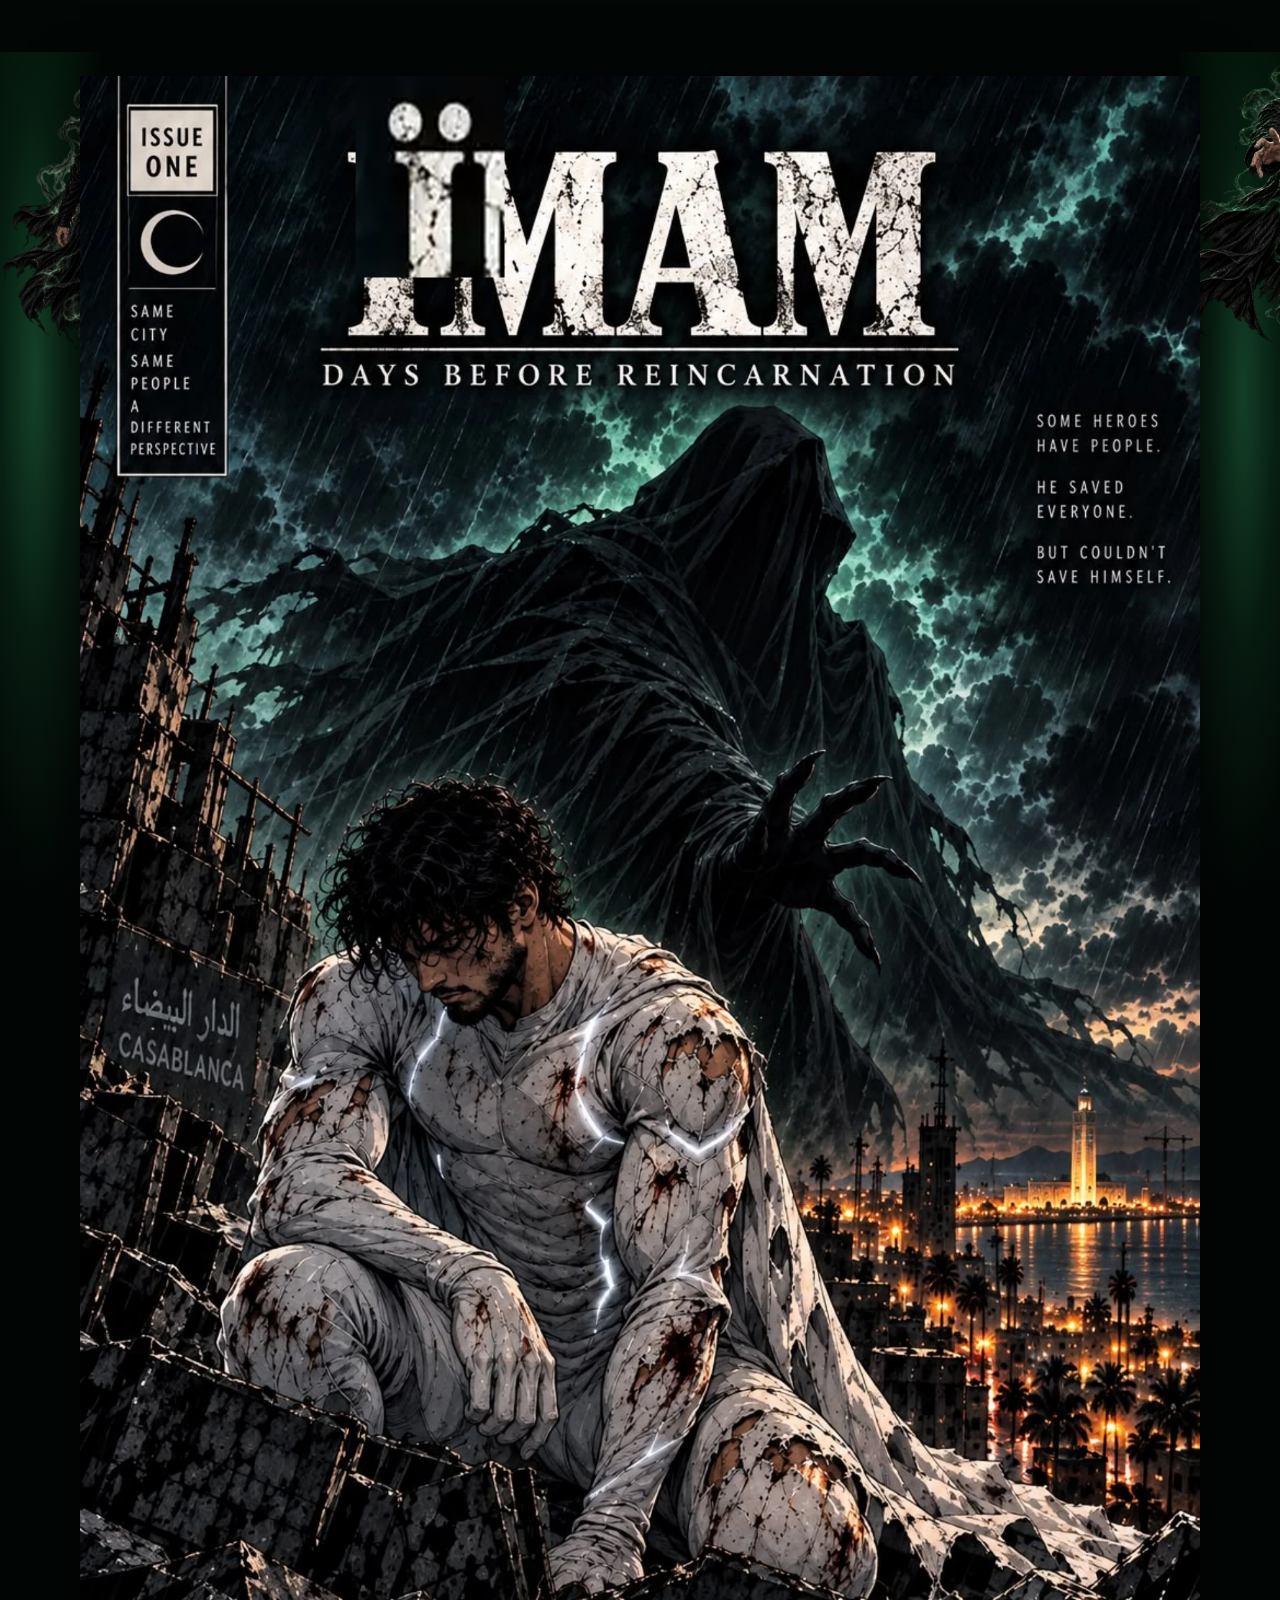
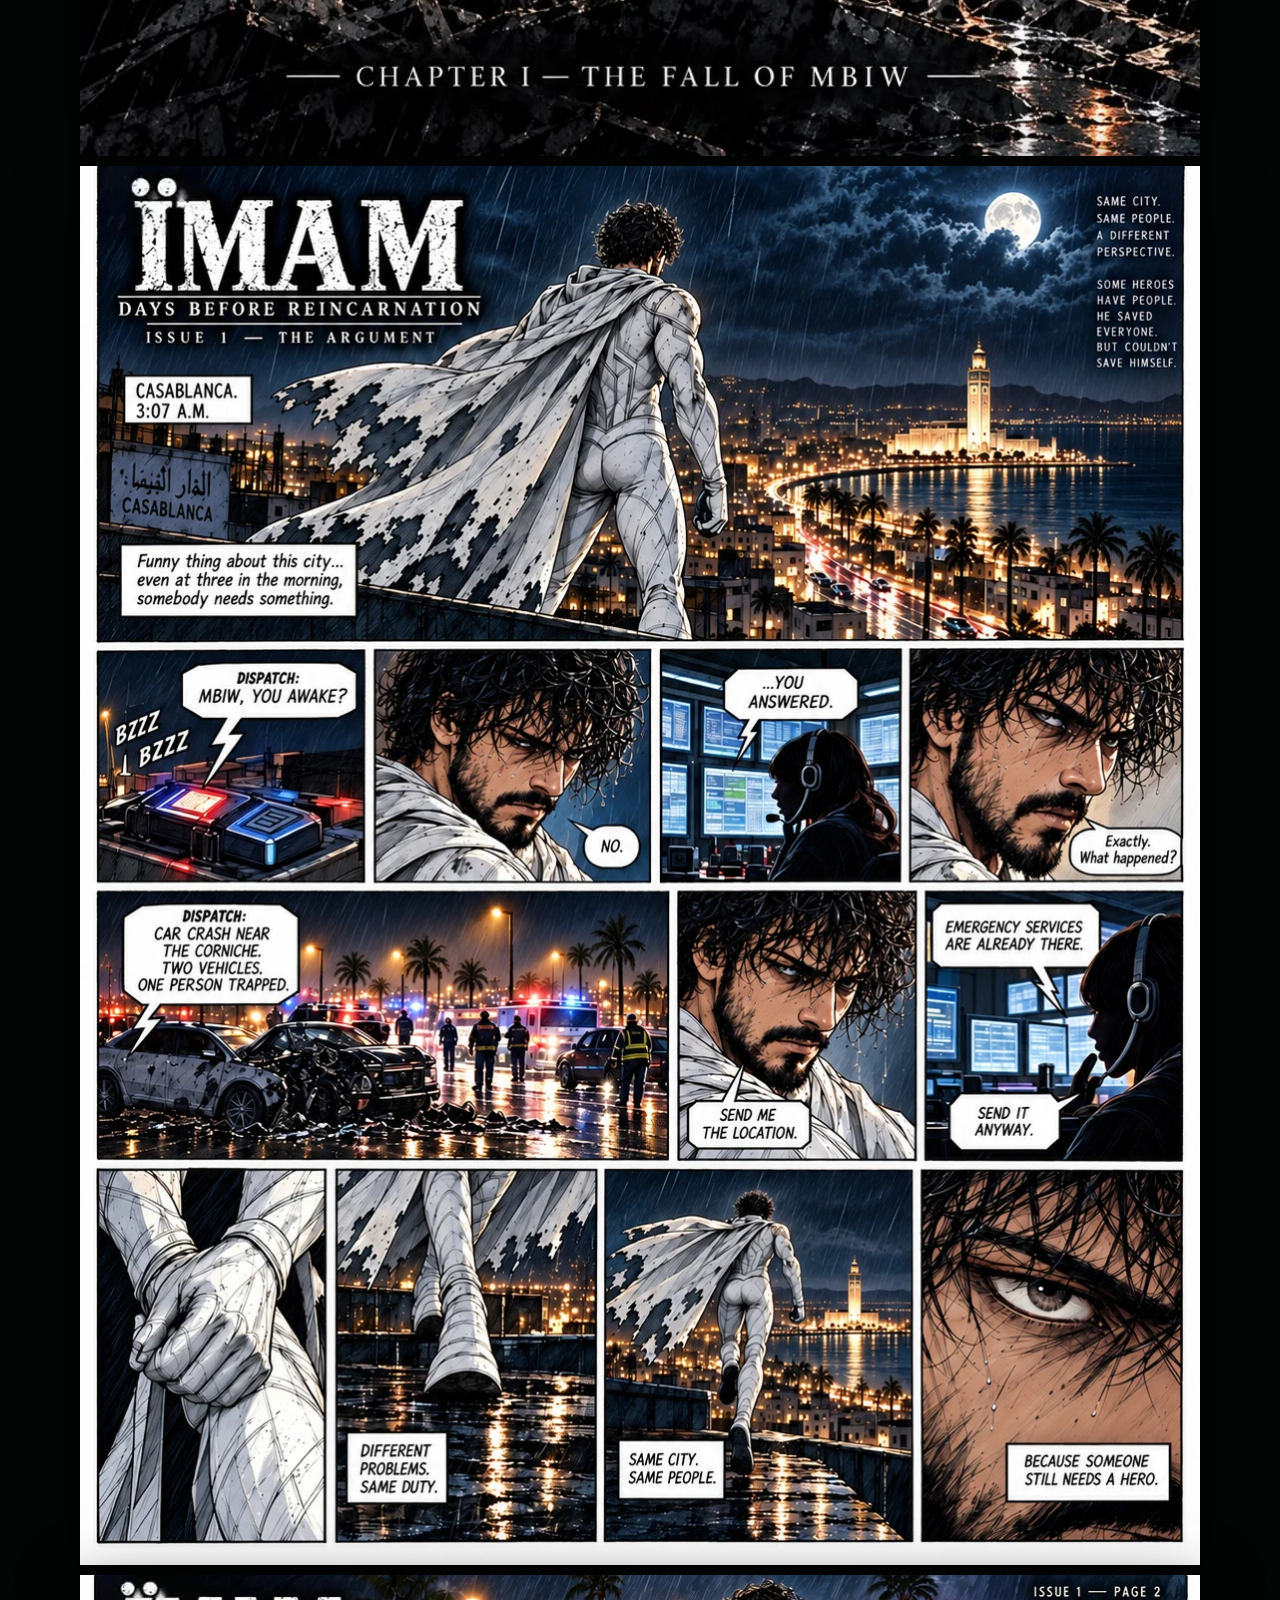
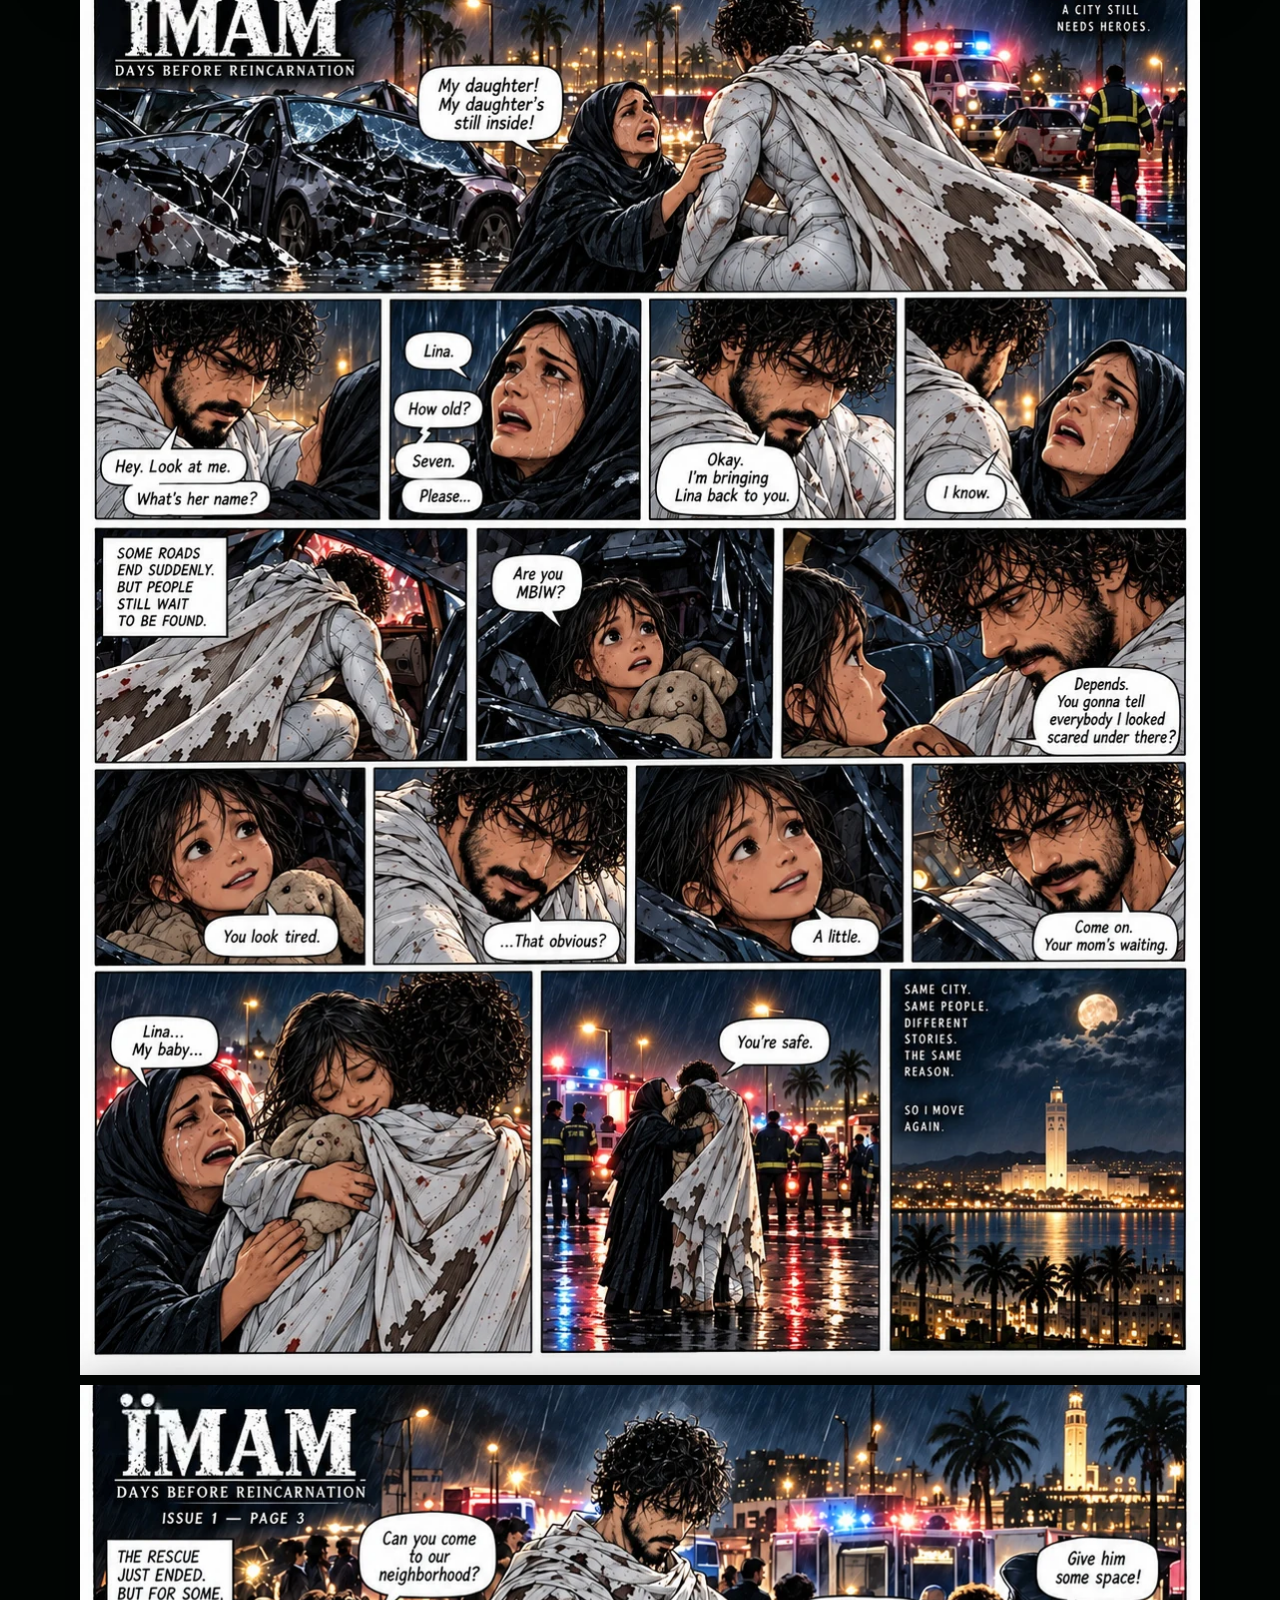
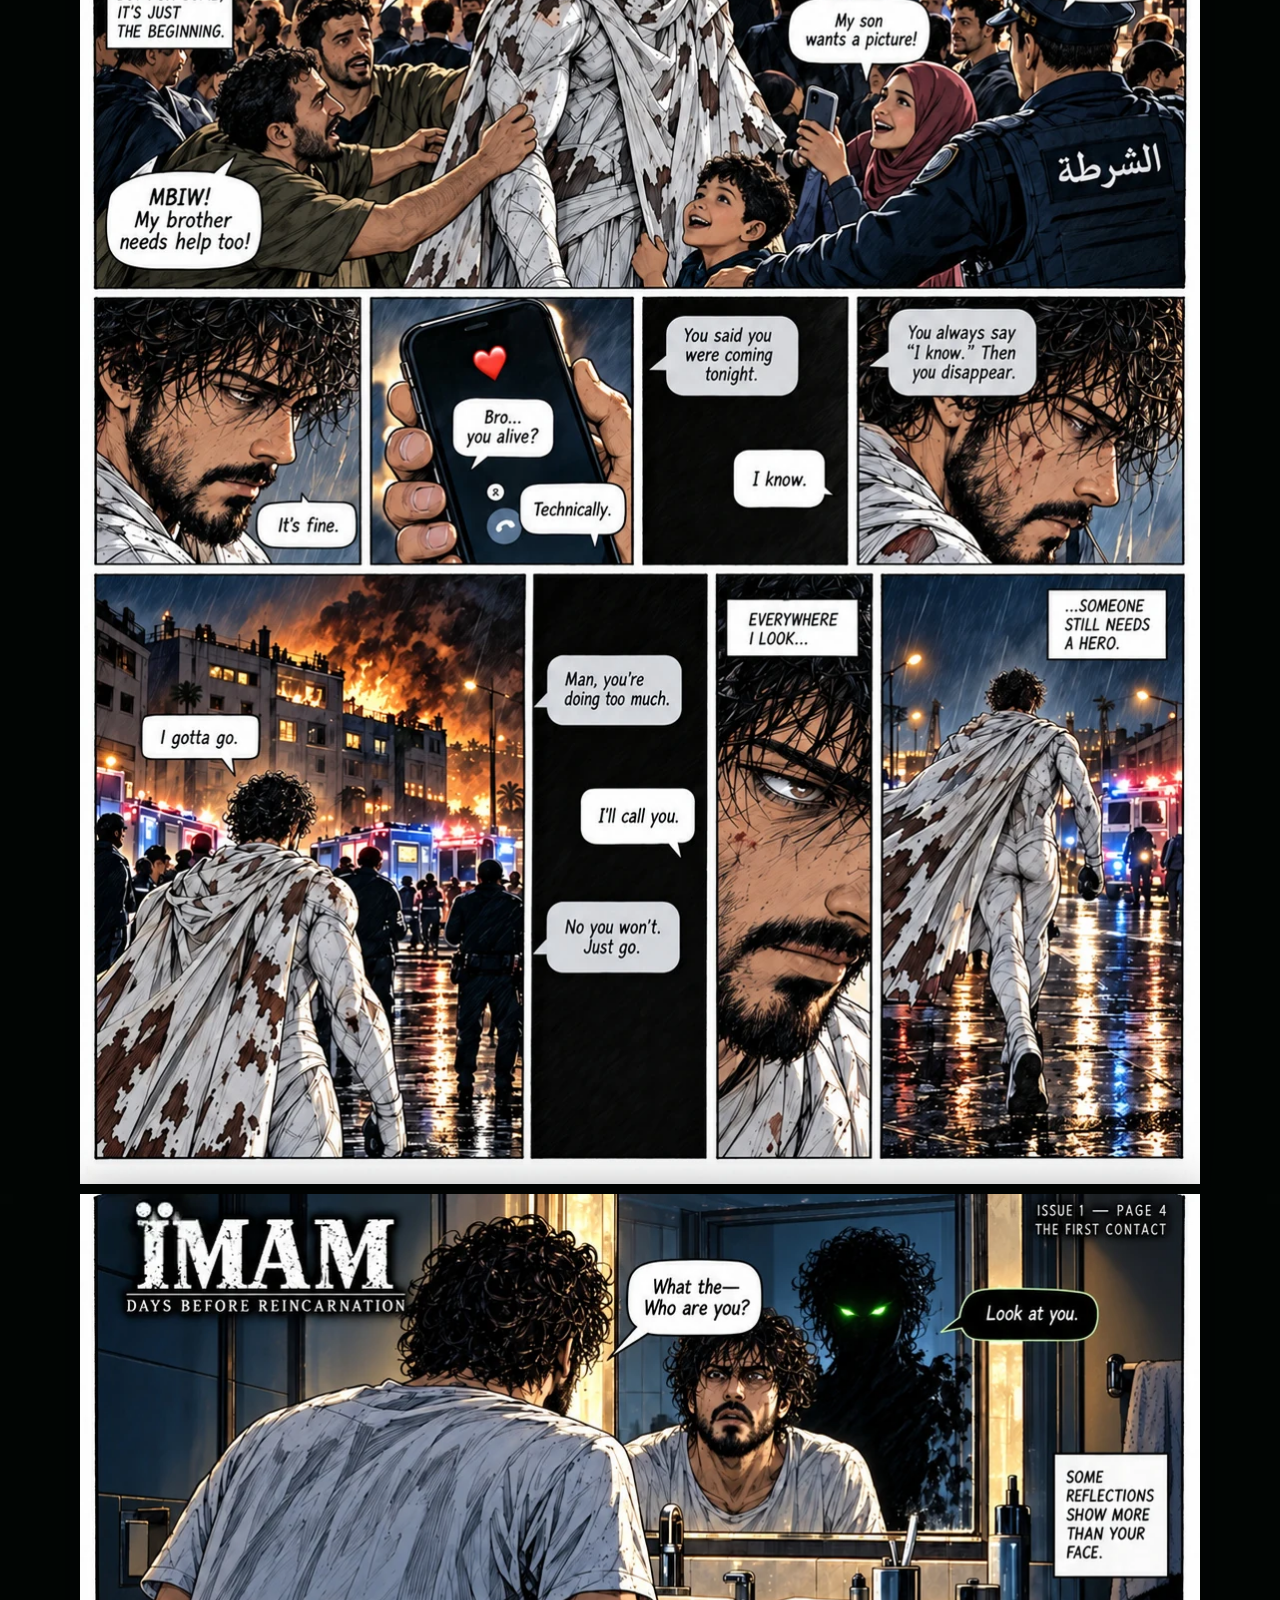
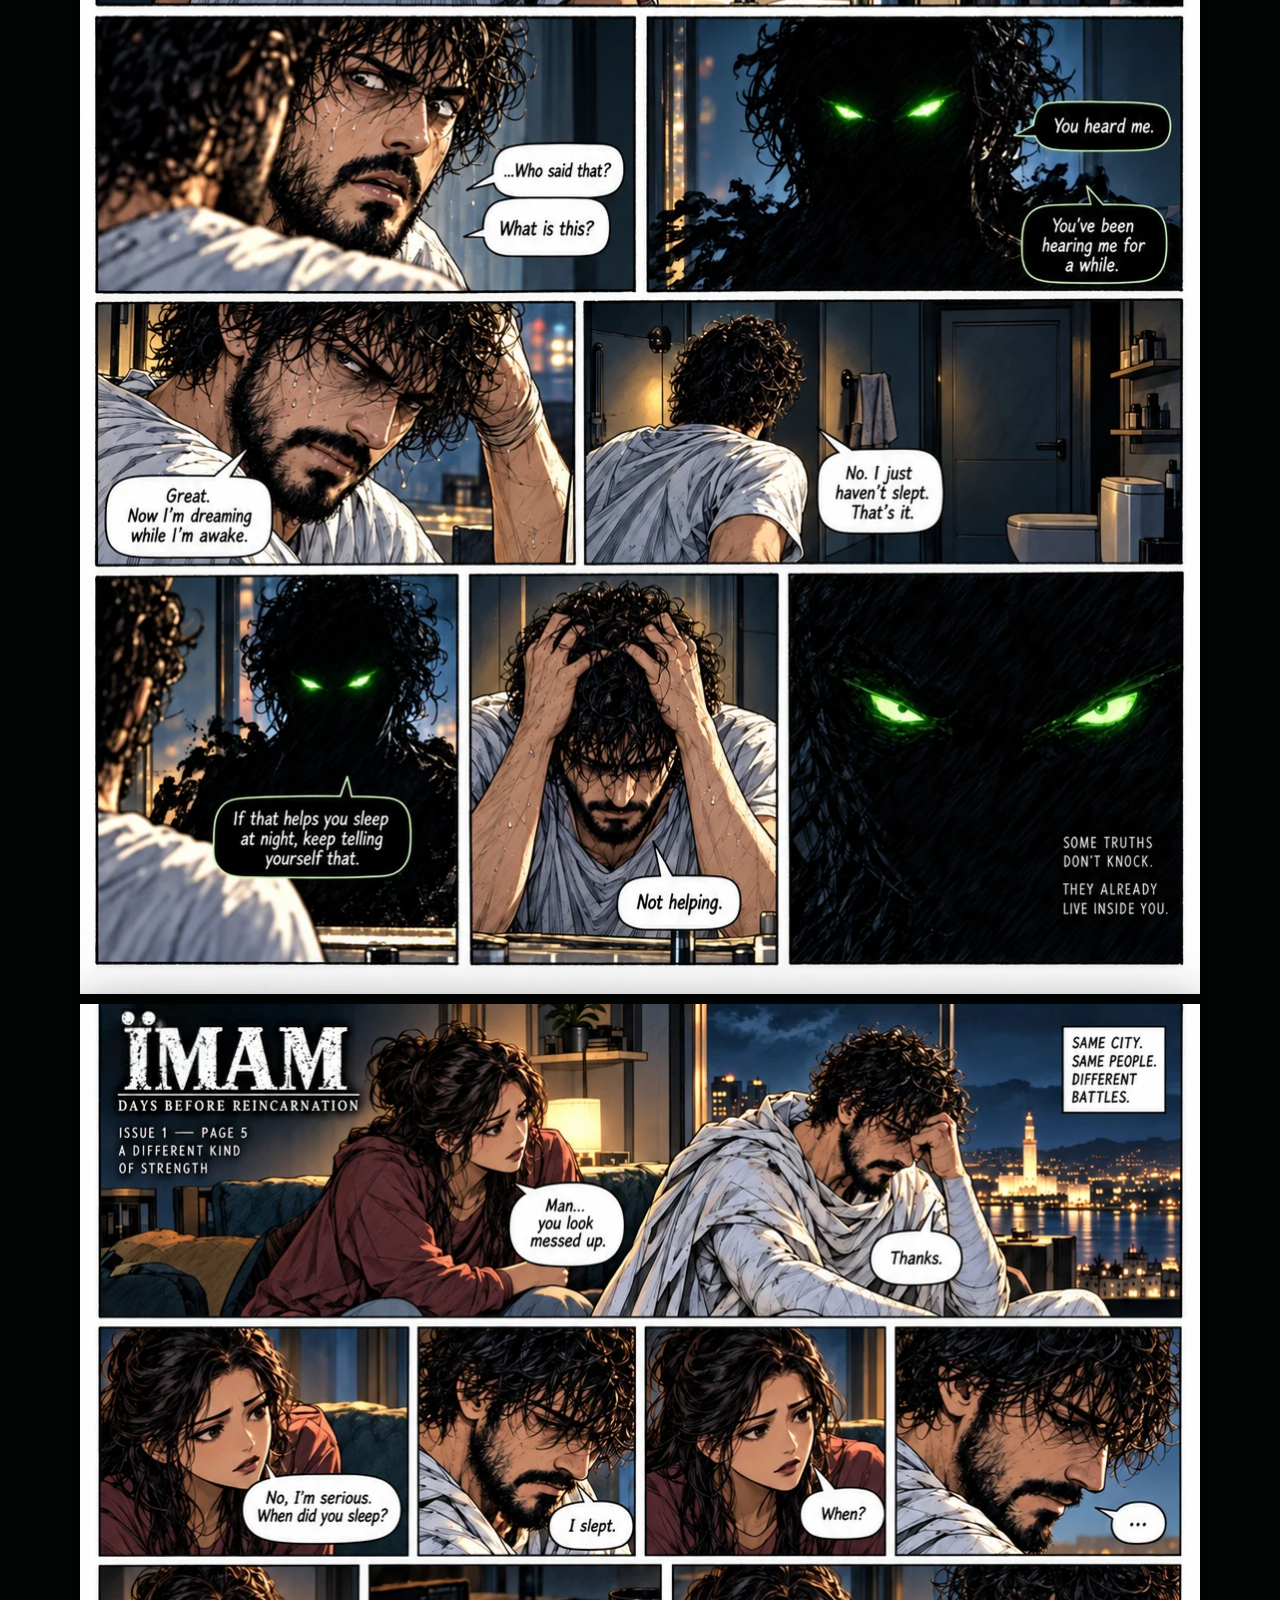
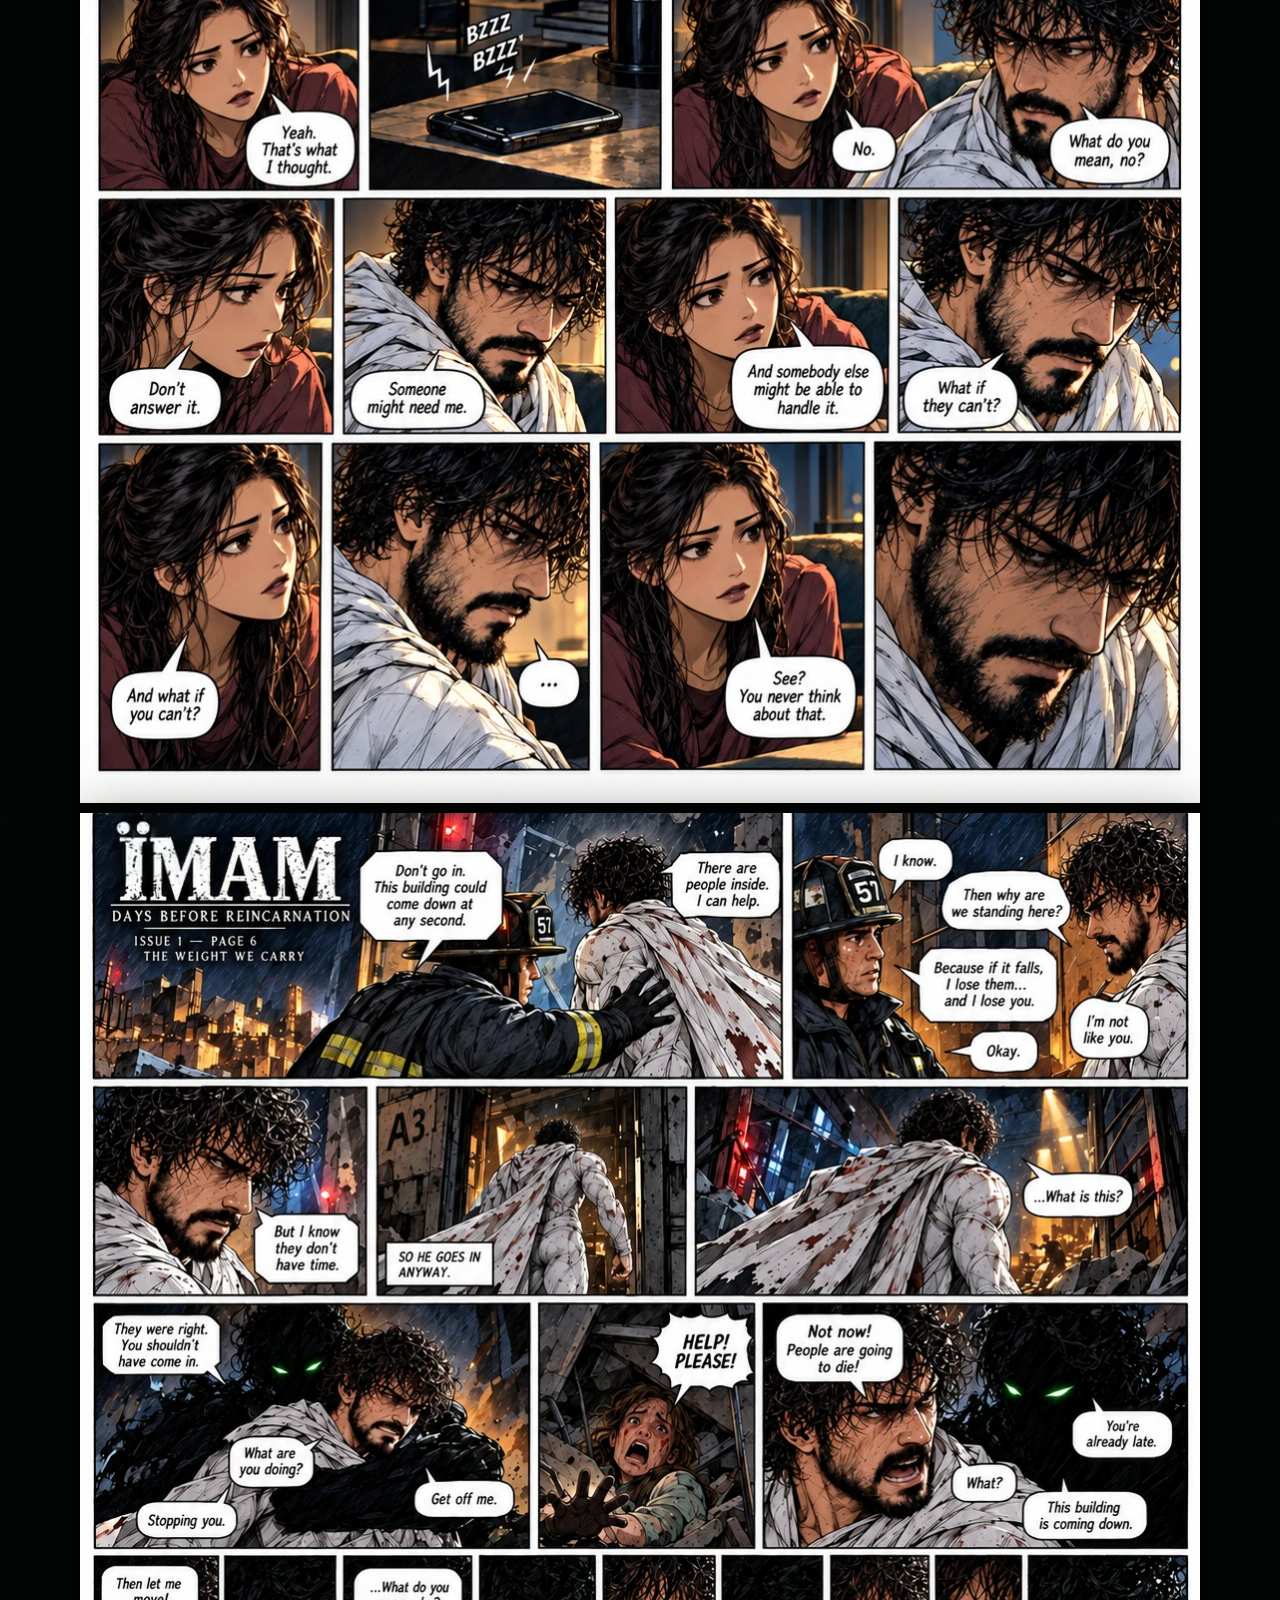
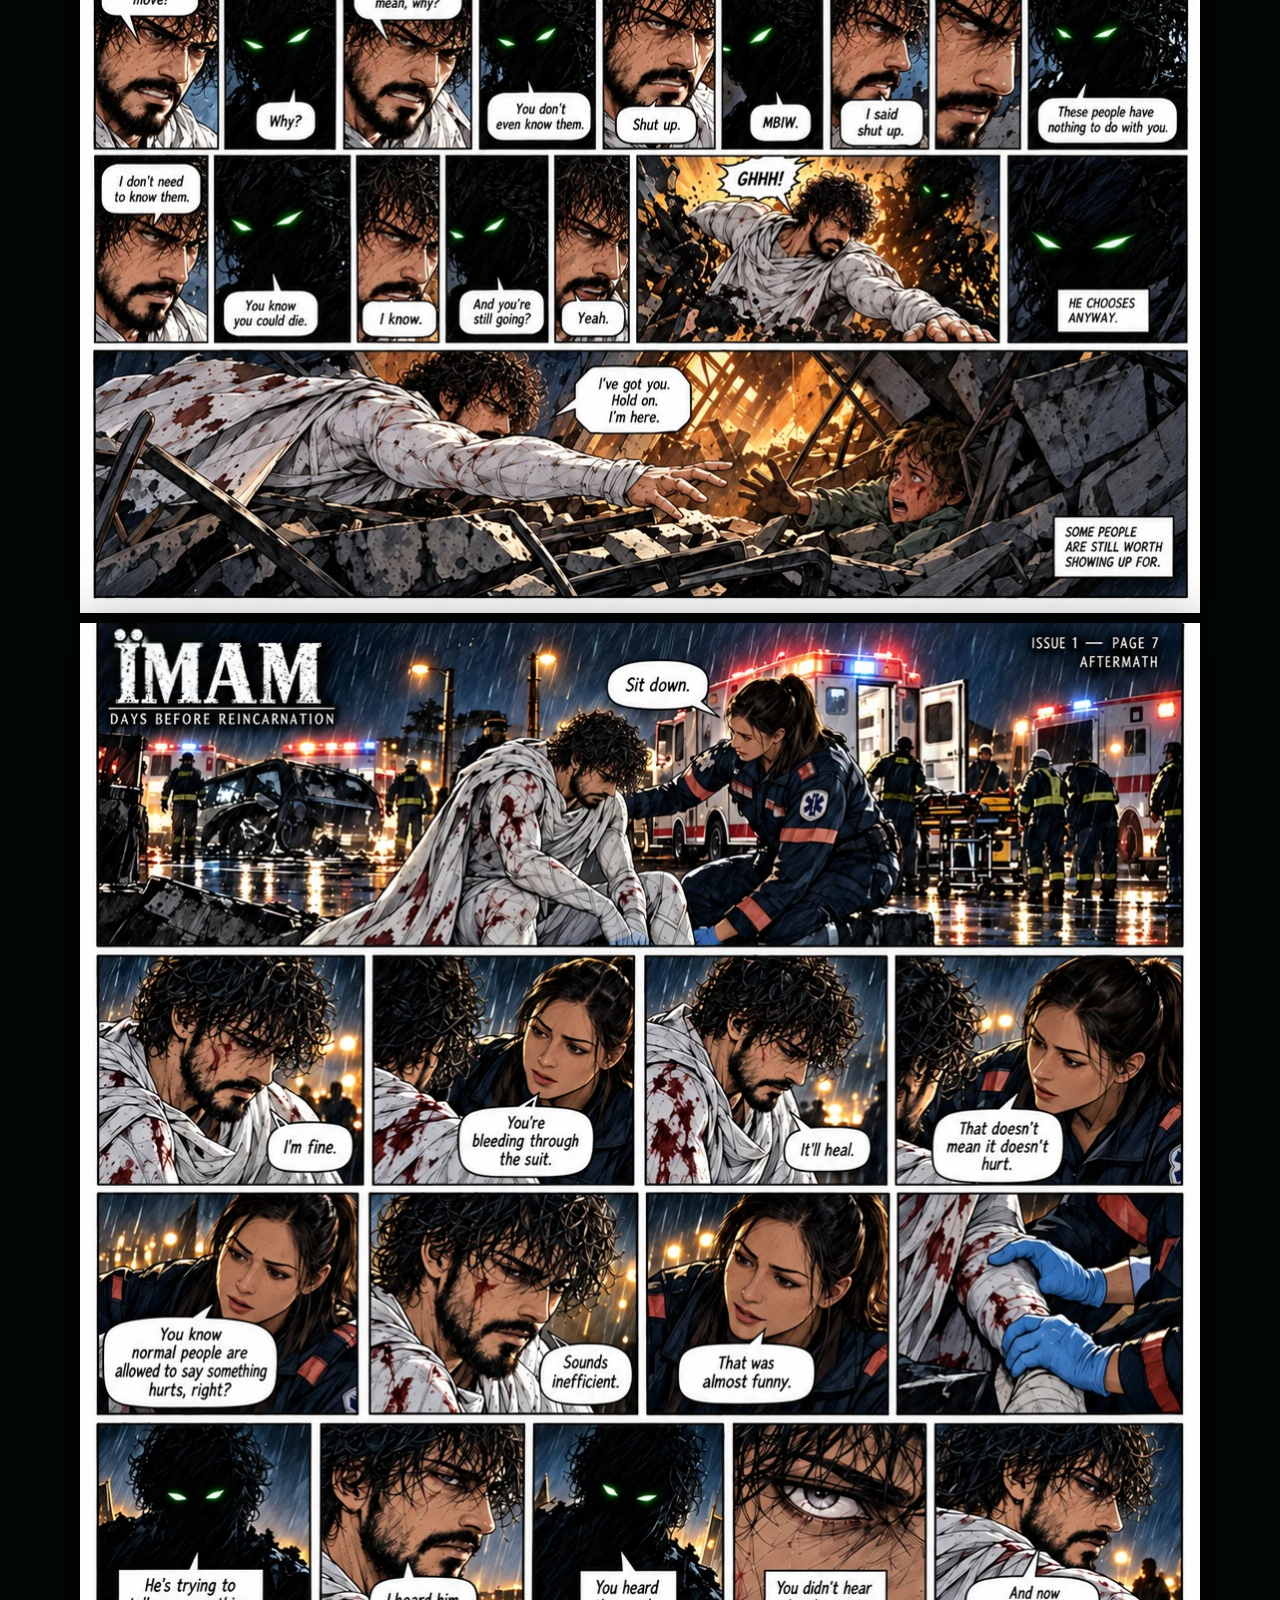
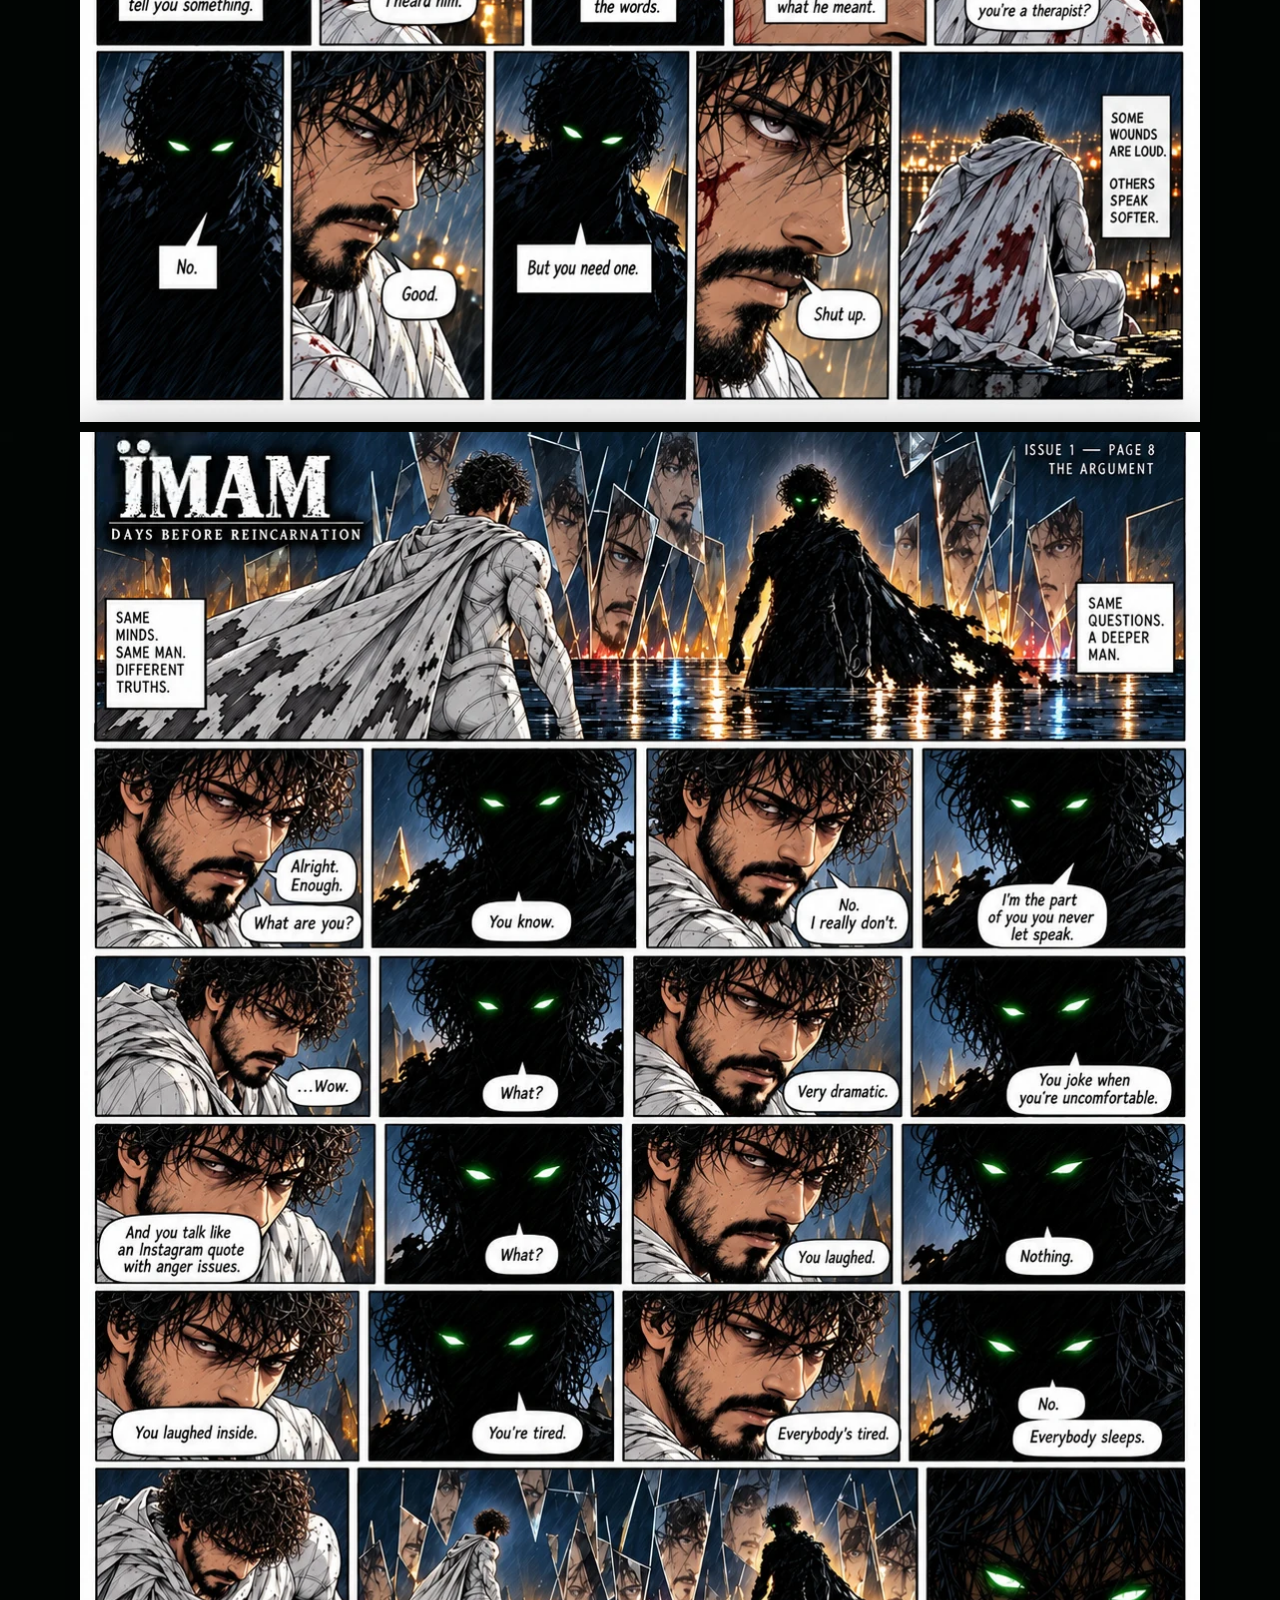
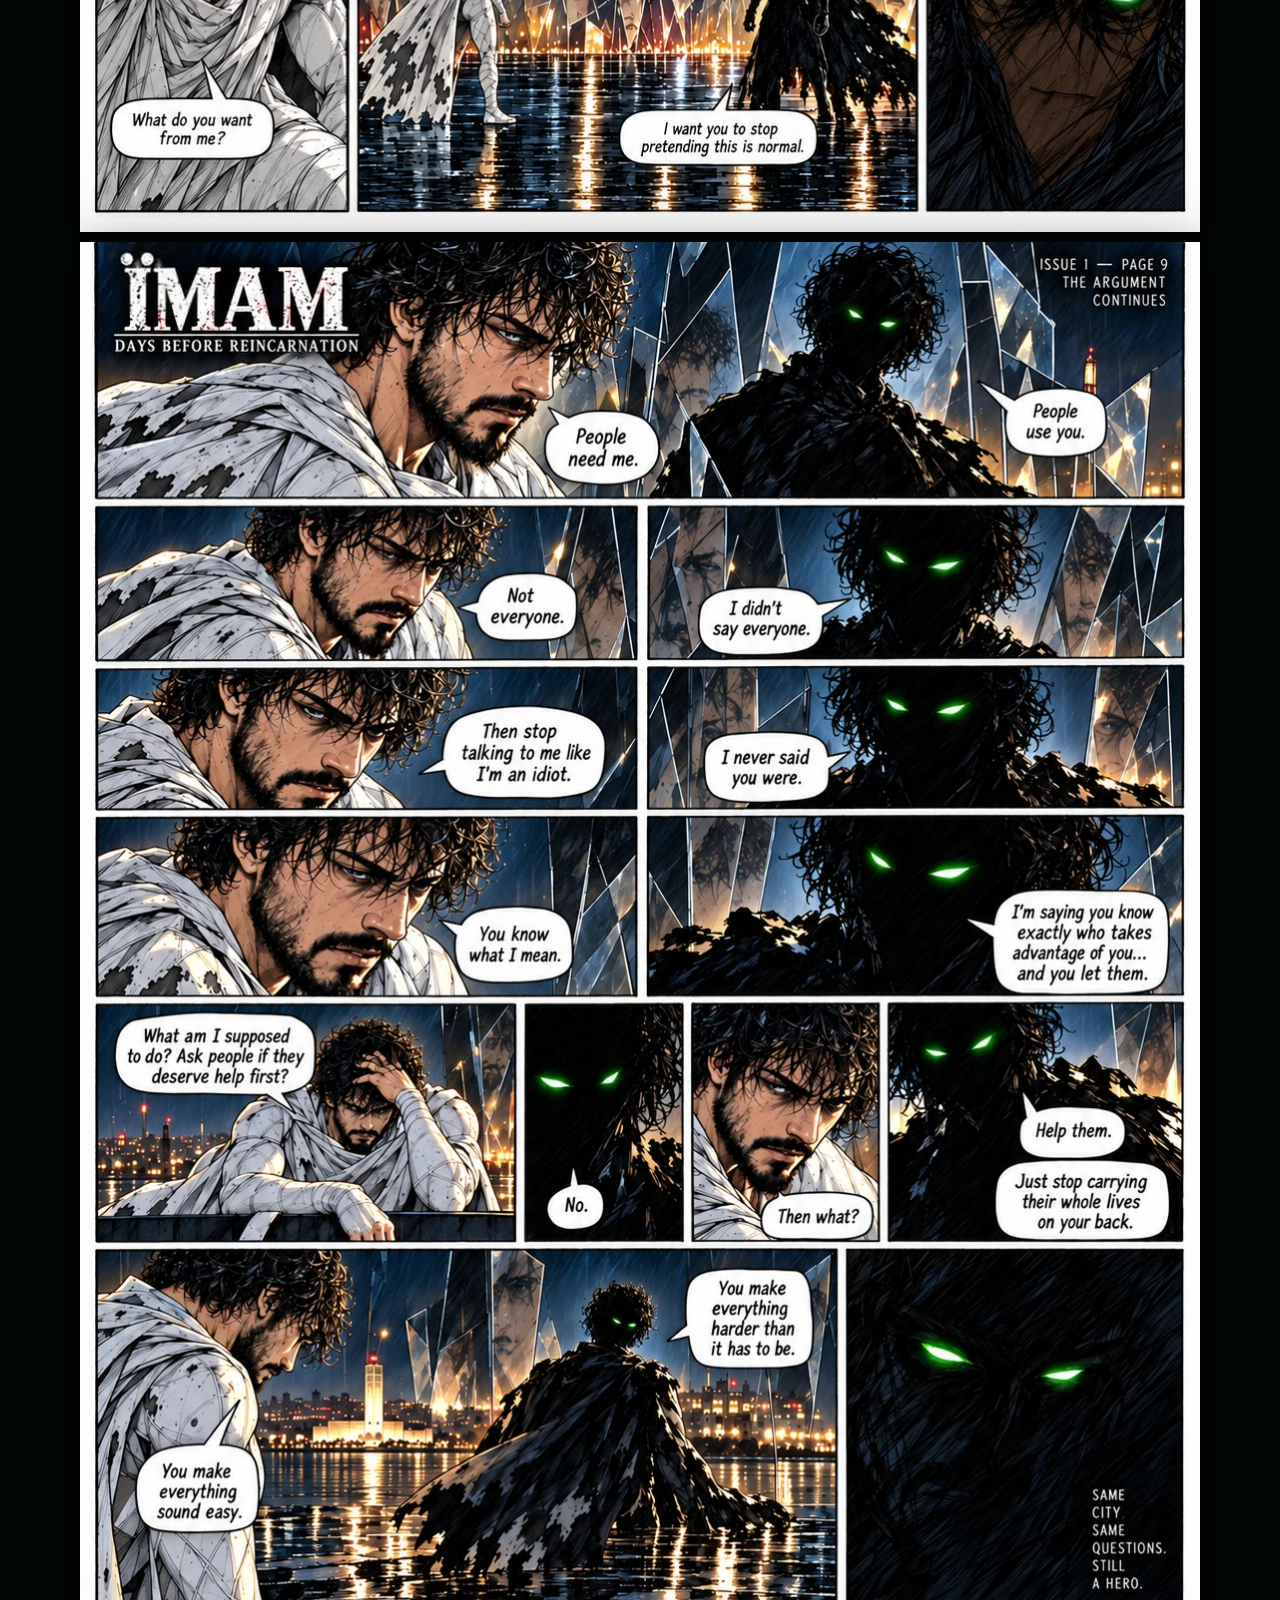
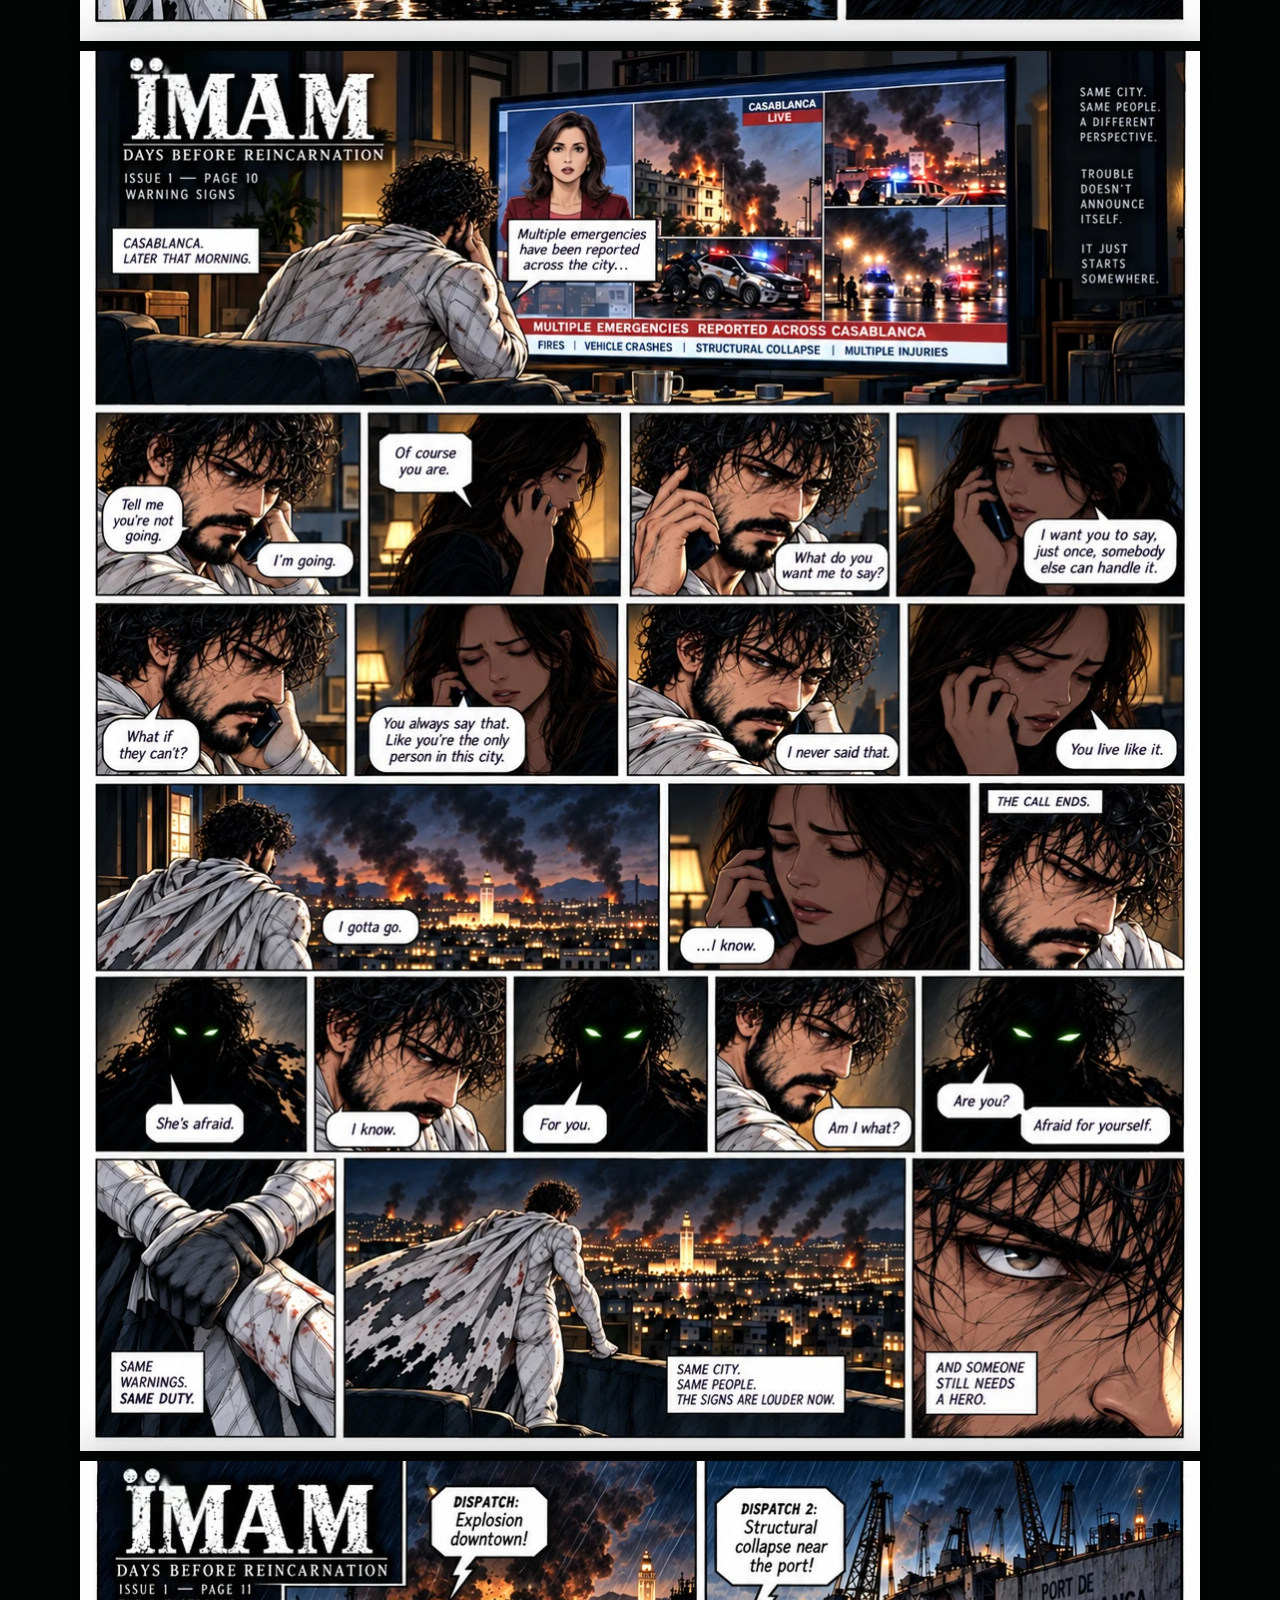
<file: issue1.html>
<!doctype html><html lang="en"><head><meta charset="utf-8"><meta name="viewport" content="width=device-width,initial-scale=1"><title>ÏMAM — DAYS BEFORE REINCARNATION · Chapter I — The Fall of MBIW</title><link rel="icon" href="/assets/site/favicon.svg"><link rel="stylesheet" href="/styles.css?v=corrected"><link rel="stylesheet" href="/reader-effects.css?v=2"><link rel="stylesheet" href="/reader-no-dots.css?v=1"></head><body class="reader-body" data-pages="25"><div class="progress" id="progress"></div><header class="reader-bar"><div class="left"><a class="icon-btn" id="homeLink" href="/">← Home</a><div class="reader-title">DAYS BEFORE REINCARNATION<small>Chapter I — The Fall of MBIW</small></div></div><div class="right"><button class="icon-btn hide-mobile" id="prevPage">←</button><span class="page-counter" id="pageCounter">1 / 25</span><button class="icon-btn hide-mobile" id="nextPage">→</button><button class="icon-btn" id="fullscreen">⛶</button></div></header><main class="reader-wrap" id="reader"></main><script>(()=>{const p=new URLSearchParams(location.search),r=p.get('side'),sv=localStorage.getItem('imamverse_side'),side=(r==='mbiw'||r==='imam')?r:((sv==='mbiw'||sv==='imam')?sv:'imam');document.documentElement.dataset.side=side;document.body.dataset.side=side;const reader=document.getElementById('reader');for(let i=1;i<=25;i++){const n=String(i).padStart(2,'0'),f=document.createElement('figure'),im=document.createElement('img');f.className='comic-page';f.id='page-'+i;f.dataset.page=i;f.dataset.label=i===1?'Cover':'Page '+(i-1);im.src='/assets/issue1/page-'+n+'.webp?v=dots-centered-final';im.alt='ÏMAM Chapter I — '+(i===1?'Cover':'Page '+(i-1));im.loading=i<=2?'eager':'lazy';im.decoding='async';f.appendChild(im);reader.appendChild(f)}reader.insertAdjacentHTML('beforeend','<section class="reader-end"><div class="eyebrow">End of Chapter I — The Fall of MBIW</div><h2>Continue the story.</h2><div class="hero-actions"><a class="button primary" id="nextIssue" href="/issue2/">Read Chapter II</a><a class="button" href="/assets/issue1/IMAM_Issue_1.pdf?v=dots-centered-final" download>Download PDF</a><a class="button" id="backHome" href="/">Back Home</a></div></section>');const close=e=>{if(top!==self){e.preventDefault();parent.postMessage({type:'imamverse-close-reader'},location.origin)}};['homeLink','backHome'].forEach(id=>{const x=document.getElementById(id);if(x)x.addEventListener('click',close)});const nx=document.getElementById('nextIssue');if(nx&&top!==self)nx.addEventListener('click',e=>{e.preventDefault();parent.postMessage({type:'imamverse-open-reader',issue:'issue2'},location.origin)})})();</script><script src="/reader-history.js?v=2"></script><script src="/reader.js?v=12"></script></body></html>
</file>
<file: styles.css>
@import url('styles-original.css?v=23');
</file>
<file: reader-effects.css>
/* Animated reader-side characters for ÏMAM Verse */
body.reader-body{
  position:relative;
  isolation:isolate;
  overflow-x:hidden;
}
body.reader-body .reader-wrap{position:relative;z-index:2}
body.reader-body .reader-bar{position:sticky;z-index:90}

@media (min-width:1150px){
  body.reader-body:before,
  body.reader-body:after{
    content:"";
    position:fixed;
    top:52px;
    bottom:0;
    width:max(105px,calc((100vw - 1120px)/2));
    z-index:1;
    pointer-events:none;
    opacity:1;
    background-repeat:no-repeat,repeat,repeat,no-repeat,no-repeat;
    will-change:background-position,opacity,filter;
  }
  body.reader-body:before{
    left:0;
    -webkit-mask-image:linear-gradient(90deg,#000 0,#000 70%,rgba(0,0,0,.82) 86%,transparent 100%);
    mask-image:linear-gradient(90deg,#000 0,#000 70%,rgba(0,0,0,.82) 86%,transparent 100%);
  }
  body.reader-body:after{
    right:0;
    -webkit-mask-image:linear-gradient(270deg,#000 0,#000 70%,rgba(0,0,0,.82) 86%,transparent 100%);
    mask-image:linear-gradient(270deg,#000 0,#000 70%,rgba(0,0,0,.82) 86%,transparent 100%);
  }

  /* MBIW — two different heroic flight paths */
  body.reader-body[data-side="mbiw"]{background:#e8edf0}
  body.reader-body[data-side="mbiw"]:before{
    background-image:
      url('/assets/site/mbiw-fly-left.png'),
      radial-gradient(circle,rgba(255,255,255,.96) 0 1.4px,transparent 2px),
      radial-gradient(circle,rgba(126,190,229,.62) 0 1.8px,transparent 2.7px),
      linear-gradient(112deg,transparent 18%,rgba(178,223,248,.08) 36%,rgba(255,255,255,.82) 51%,rgba(150,207,240,.30) 58%,transparent 73%),
      linear-gradient(180deg,rgba(255,255,255,.68),rgba(202,222,233,.42));
    background-size:clamp(180px,18vw,310px) auto,92px 138px,156px 214px,245% 100%,100% 100%;
    animation:readerMbiwFlightLeft 10s ease-in-out infinite;
  }
  body.reader-body[data-side="mbiw"]:after{
    background-image:
      url('/assets/site/mbiw-fly-right.png'),
      radial-gradient(circle,rgba(255,255,255,.92) 0 1.3px,transparent 2px),
      radial-gradient(circle,rgba(126,190,229,.58) 0 1.7px,transparent 2.6px),
      linear-gradient(248deg,transparent 18%,rgba(178,223,248,.08) 36%,rgba(255,255,255,.78) 51%,rgba(150,207,240,.28) 58%,transparent 73%),
      linear-gradient(180deg,rgba(255,255,255,.66),rgba(202,222,233,.40));
    background-size:clamp(180px,18vw,310px) auto,104px 148px,168px 226px,245% 100%,100% 100%;
    animation:readerMbiwFlightRight 11.5s ease-in-out infinite;
  }

  /* ÏMAM — slower, ominous shadow glides rather than superhero flight */
  body.reader-body[data-side="imam"]{background:#020604}
  body.reader-body[data-side="imam"]:before{
    background-image:
      url('/assets/site/imam-left.png'),
      radial-gradient(circle,rgba(112,209,143,.70) 0 1.2px,transparent 2.1px),
      radial-gradient(circle,rgba(192,83,49,.30) 0 1.1px,transparent 2px),
      radial-gradient(ellipse at 34% 38%,rgba(34,108,65,.52) 0,rgba(14,57,34,.30) 36%,transparent 69%),
      linear-gradient(180deg,#031008 0,#07170f 45%,#020604 100%);
    background-size:clamp(180px,18vw,300px) auto,110px 154px,188px 252px,100% 100%,100% 100%;
    animation:readerImamGlideLeft 13s ease-in-out infinite;
  }
  body.reader-body[data-side="imam"]:after{
    background-image:
      url('/assets/site/imam-right.png'),
      radial-gradient(circle,rgba(112,209,143,.66) 0 1.2px,transparent 2.1px),
      radial-gradient(circle,rgba(192,83,49,.28) 0 1.1px,transparent 2px),
      radial-gradient(ellipse at 64% 40%,rgba(34,108,65,.50) 0,rgba(14,57,34,.28) 36%,transparent 69%),
      linear-gradient(180deg,#031008 0,#07170f 45%,#020604 100%);
    background-size:clamp(180px,18vw,300px) auto,118px 164px,198px 264px,100% 100%,100% 100%;
    animation:readerImamGlideRight 14.5s ease-in-out infinite;
  }
}

@keyframes readerMbiwFlightLeft{
  0%{background-position:-190px 112%,0 150px,40px 270px,-120% 0,0 0;opacity:.18;filter:brightness(.92)}
  14%{opacity:.88}
  38%{background-position:6px 63%,24px -80px,2px -40px,-18% 0,0 0;opacity:1;filter:brightness(1.06)}
  55%{background-position:18px 42%,36px -210px,20px -160px,16% 0,0 0;opacity:1;filter:brightness(1.12)}
  76%{background-position:54px 10%,48px -390px,-18px -350px,72% 0,0 0;opacity:.86}
  100%{background-position:calc(100% + 190px) -36%,60px -560px,-36px -540px,120% 0,0 0;opacity:.12;filter:brightness(.96)}
}
@keyframes readerMbiwFlightRight{
  0%{background-position:calc(100% + 180px) -32%,40px 200px,0 300px,120% 0,0 0;opacity:.12;filter:brightness(.94)}
  18%{opacity:.88}
  40%{background-position:46% 20%,12px 20px,38px 40px,38% 0,0 0;opacity:1;filter:brightness(1.08)}
  58%{background-position:22% 47%,26px -130px,4px -100px,-12% 0,0 0;opacity:1;filter:brightness(1.13)}
  80%{background-position:-24px 78%,44px -330px,52px -300px,-72% 0,0 0;opacity:.82}
  100%{background-position:-210px 120%,60px -530px,82px -500px,-120% 0,0 0;opacity:.10;filter:brightness(.94)}
}

@keyframes readerImamGlideLeft{
  0%{background-position:-150px 112%,0 180px,62px 300px,0 0,0 0;opacity:0;filter:brightness(.58) saturate(.9)}
  16%{opacity:.68}
  36%{background-position:-12px 64%,24px 20px,14px 90px,0 20px,0 0;opacity:.94;filter:brightness(.80) saturate(1.08)}
  58%{background-position:8px 48%,36px -130px,34px -90px,0 -10px,0 0;opacity:1;filter:brightness(.92) saturate(1.16)}
  74%{background-position:18px 44%,44px -240px,2px -210px,0 16px,0 0;opacity:.94}
  100%{background-position:-130px 18%,56px -500px,-34px -470px,0 0,0 0;opacity:0;filter:brightness(.58) saturate(.9)}
}
@keyframes readerImamGlideRight{
  0%{background-position:calc(100% + 150px) 12%,52px 220px,0 340px,0 0,0 0;opacity:0;filter:brightness(.56) saturate(.9)}
  18%{opacity:.64}
  39%{background-position:52% 31%,18px 40px,44px 100px,0 -18px,0 0;opacity:.92;filter:brightness(.80) saturate(1.08)}
  61%{background-position:20% 48%,34px -120px,12px -70px,0 16px,0 0;opacity:1;filter:brightness(.94) saturate(1.18)}
  78%{background-position:4px 54%,48px -270px,58px -240px,0 -12px,0 0;opacity:.90}
  100%{background-position:calc(100% + 130px) 84%,70px -520px,88px -500px,0 0,0 0;opacity:0;filter:brightness(.56) saturate(.9)}
}

@media (prefers-reduced-motion:reduce){
  body.reader-body:before,body.reader-body:after{animation:none!important}
}
</file>
<file: reader-no-dots.css>
/* Reader side margins — keep atmosphere/characters, remove particle dots. */
@media (min-width:1150px){
  body.reader-body[data-side="mbiw"]:before{
    background-image:
      url('/assets/site/mbiw-fly-left.png'),
      linear-gradient(transparent,transparent),
      linear-gradient(transparent,transparent),
      linear-gradient(112deg,transparent 18%,rgba(178,223,248,.08) 36%,rgba(255,255,255,.82) 51%,rgba(150,207,240,.30) 58%,transparent 73%),
      linear-gradient(180deg,rgba(255,255,255,.68),rgba(202,222,233,.42))!important;
  }
  body.reader-body[data-side="mbiw"]:after{
    background-image:
      url('/assets/site/mbiw-fly-right.png'),
      linear-gradient(transparent,transparent),
      linear-gradient(transparent,transparent),
      linear-gradient(248deg,transparent 18%,rgba(178,223,248,.08) 36%,rgba(255,255,255,.78) 51%,rgba(150,207,240,.28) 58%,transparent 73%),
      linear-gradient(180deg,rgba(255,255,255,.66),rgba(202,222,233,.40))!important;
  }

  body.reader-body[data-side="imam"]:before{
    background-image:
      url('/assets/site/imam-left.png'),
      linear-gradient(transparent,transparent),
      linear-gradient(transparent,transparent),
      radial-gradient(ellipse at 34% 38%,rgba(34,108,65,.52) 0,rgba(14,57,34,.30) 36%,transparent 69%),
      linear-gradient(180deg,#031008 0,#07170f 45%,#020604 100%)!important;
  }
  body.reader-body[data-side="imam"]:after{
    background-image:
      url('/assets/site/imam-right.png'),
      linear-gradient(transparent,transparent),
      linear-gradient(transparent,transparent),
      radial-gradient(ellipse at 64% 40%,rgba(34,108,65,.50) 0,rgba(14,57,34,.28) 36%,transparent 69%),
      linear-gradient(180deg,#031008 0,#07170f 45%,#020604 100%)!important;
  }
}
</file>
